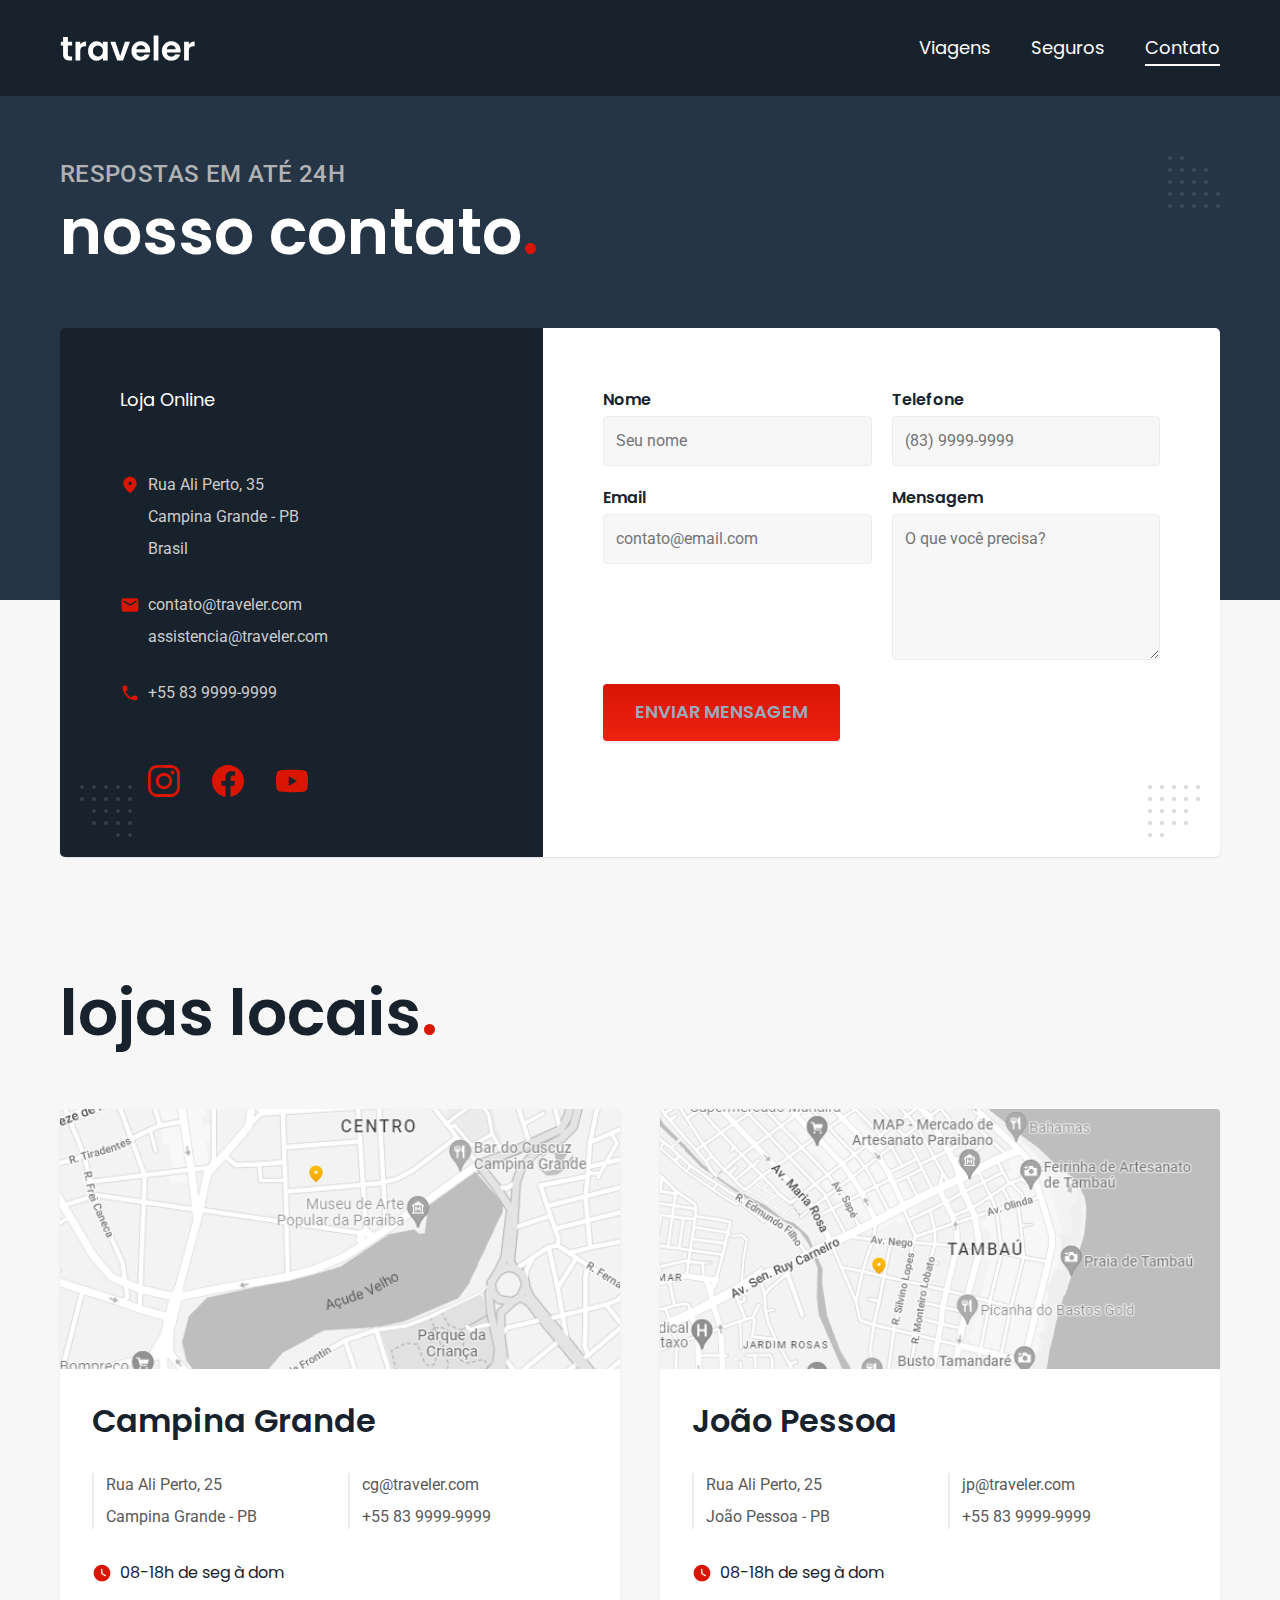
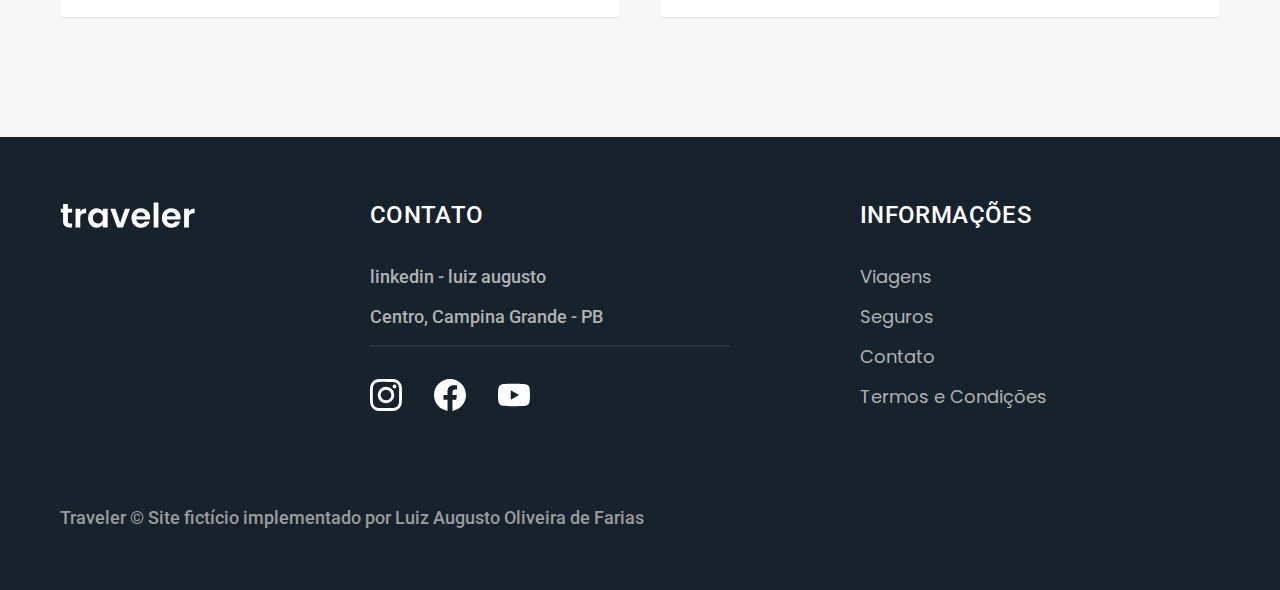
<file: contato.html>
<!DOCTYPE html>
<html lang="pt-br">

<head>
  <meta charset="UTF-8">
  <meta name="viewport" content="width=device-width, initial-scale=1.0">

  <title>Contato | Traveler</title>
  <meta name="description" content="Contato.">
  <link rel="icon" href="./favicon.svg" type="image/svg+xml">

  <link rel="preload" href="./css/style.css" as="style">
  <link rel="stylesheet" href="./css/style.css">
  <script>document.documentElement.classList.add('js');</script>

  <link rel="preconnect" href="https://fonts.googleapis.com">
  <link rel="preconnect" href="https://fonts.gstatic.com" crossorigin>
  <link href="https://fonts.googleapis.com/css2?family=Merriweather:ital,wght@1,900&family=Poppins:wght@400;600&family=Roboto:wght@400;500&display=swap" rel="stylesheet">
</head>

<body id="contato">
  <header class="header-bg">
    <div class="header container">
      <a href="./">
        <img src="./img/traveler.svg" alt="Traveler" width="136" height="32">
      </a>

      <nav aria-label="primaria">
        <ul class="header-menu font-1-m cor-0">
          <li><a href="./viagens.html">Viagens</a></li>
          <li><a href="./seguros.html">Seguros</a></li>
          <li><a href="./contato.html">Contato</a></li>
        </ul>
      </nav>
    </div>
  </header>

  <main>
    <div class="titulo-bg">
      <div class="titulo container">
        <p class="font-2-l-b cor-5">Respostas em até 24h</p>
        <h1 class="font-1-xxl cor-0">nosso contato<span class="cor-p1">.</span></h1>
      </div>
    </div>

    <div class="contato container">
      <section class="contato-dados" aria-label="Endereço">
        <h2 class="font-1-m cor-0">Loja Online</h2>
        <div class="contato-endereco font-2-s cor-4">
          <p>Rua Ali Perto, 35</p>
          <p>Campina Grande - PB</p>
          <p>Brasil</p>
        </div>
        <address class="contato-meios font-2-s cor-4">
          <a href="mailto:contato@traveler.com">contato@traveler.com</a>
          <a href="mailto:assistencia@traveler.com">assistencia@traveler.com</a>
          <a href="tel:+558399999999">+55 83 9999-9999</a>
        </address>
        <div class="contato-redes">
          <a href="./">
            <img src="./img/redes/instagram-p.svg" alt="Instagram">
          </a>
          <a href="./">
            <img src="./img/redes/facebook-p.svg" alt="Facebook">
          </a>
          <a href="./">
            <img src="./img/redes/youtube-p.svg" alt="Youtube">
          </a>
        </div>
      </section>
      <section class="contato-formulario" aria-label="Formulário">
        <form class="form" action="./contato.html">
          <div>
            <label for="nome">Nome</label>
            <input type="text" id="nome" name="nome" placeholder="Seu nome">
          </div>
          <div>
            <label for="telefone">Telefone</label>
            <input type="text" id="telefone" name="telefone" placeholder="(83) 9999-9999">
          </div>
          <div>
            <label for="email">Email</label>
            <input type="email" id="email" name="email" placeholder="contato@email.com">
          </div>
          <div>
            <label for="mensagem">Mensagem</label>
            <textarea rows="5" id="mensagem" name="mensagem" placeholder="O que você precisa?"></textarea>
          </div>
          <button class="botao">Enviar Mensagem</button>
        </form>
      </section>
    </div>
  </main>

  <article class="lojas container">
    <h2 class="font-1-xxl">lojas locais<span class="cor-p1">.</span></h2>
    <div class="lojas-item">
      <img src="./img/lojas/cg.jpg" alt="mapa marcando o endereço em Rua Ali Perto, 25 - Campina Grande - PB">
      <div class="lojas-conteudo">
        <h3 class="font-1-xl">Campina Grande</h3>
        <div class="lojas-dados font-2-s cor-8">
          <p>Rua Ali Perto, 25</p>
          <p>Campina Grande - PB</p>
        </div>
        <div class="lojas-dados font-2-s cor-8">
          <a href="mailto:cg@traveler.com">cg@traveler.com</a>
          <a href="tel:+558399999999">+55 83 9999-9999</a>
        </div>
        <p class="lojas-tempo font-1-s"><img src="./img/icones/horario.svg" alt="">08-18h de seg à dom</p>
      </div>
    </div>

    <div class="lojas-item">
      <img src="./img/lojas/jp.jpg" alt="mapa marcando o endereço em Rua Ali Perto, 25 - João Pessoa - PB">
      <div class="lojas-conteudo">
        <h3 class="font-1-xl">João Pessoa</h3>
        <div class="lojas-dados font-2-s cor-8">
          <p>Rua Ali Perto, 25</p>
          <p>João Pessoa - PB</p>
        </div>
        <div class="lojas-dados font-2-s cor-8">
          <a href="mailto:jp@traveler.com">jp@traveler.com</a>
          <a href="tel:+551199999999">+55 83 9999-9999</a>
        </div>
        <p class="lojas-tempo font-1-s"><img src="./img/icones/horario.svg" alt="">08-18h de seg à dom</p>
      </div>
    </div>
  </article>

  <footer class="footer-bg">
    <div class="footer container">
      <img src="./img/traveler.svg" width="136" height="32" alt="Traveler">
      <div class="footer-contato">
        <h3 class="font-2-l-b cor-0">Contato</h3>
        <ul class="font-2-m cor-5">
          <li><a href="https://www.linkedin.com/in/luiz-augusto-oliveira/">linkedin - luiz augusto</a></li>
          <li>Centro, Campina Grande - PB</li>
        </ul>
        <div class="footer-redes">
          <a href="./">
            <img src="./img/redes/instagram.svg" width="32" height="32" alt="Instagram">
          </a>
          <a href="./">
            <img src="./img/redes/facebook.svg" width="32" height="32" alt="Facebook">
          </a>
          <a href="./">
            <img src="./img/redes/youtube.svg" width="32" height="32" alt="Youtube">
          </a>
        </div>
      </div>
      <div class="footer-informacoes">
        <h3 class="font-2-l-b cor-0">Informações</h3>
        <nav>
          <ul class="font-1-m cor-5">
            <li><a href="./viagens.html">Viagens</a></li>
            <li><a href="./seguros.html">Seguros</a></li>
            <li><a href="./contato.html">Contato</a></li>
            <li><a href="./termos.html">Termos e Condições</a></li>
          </ul>
        </nav>
      </div>
      <p class="footer-copy font-2-m cor-6">Traveler © Site fictício implementado por Luiz Augusto Oliveira de Farias</p>
    </div>
  </footer>
  <script src="./js/script.js"></script>
</body>

</html>
</file>
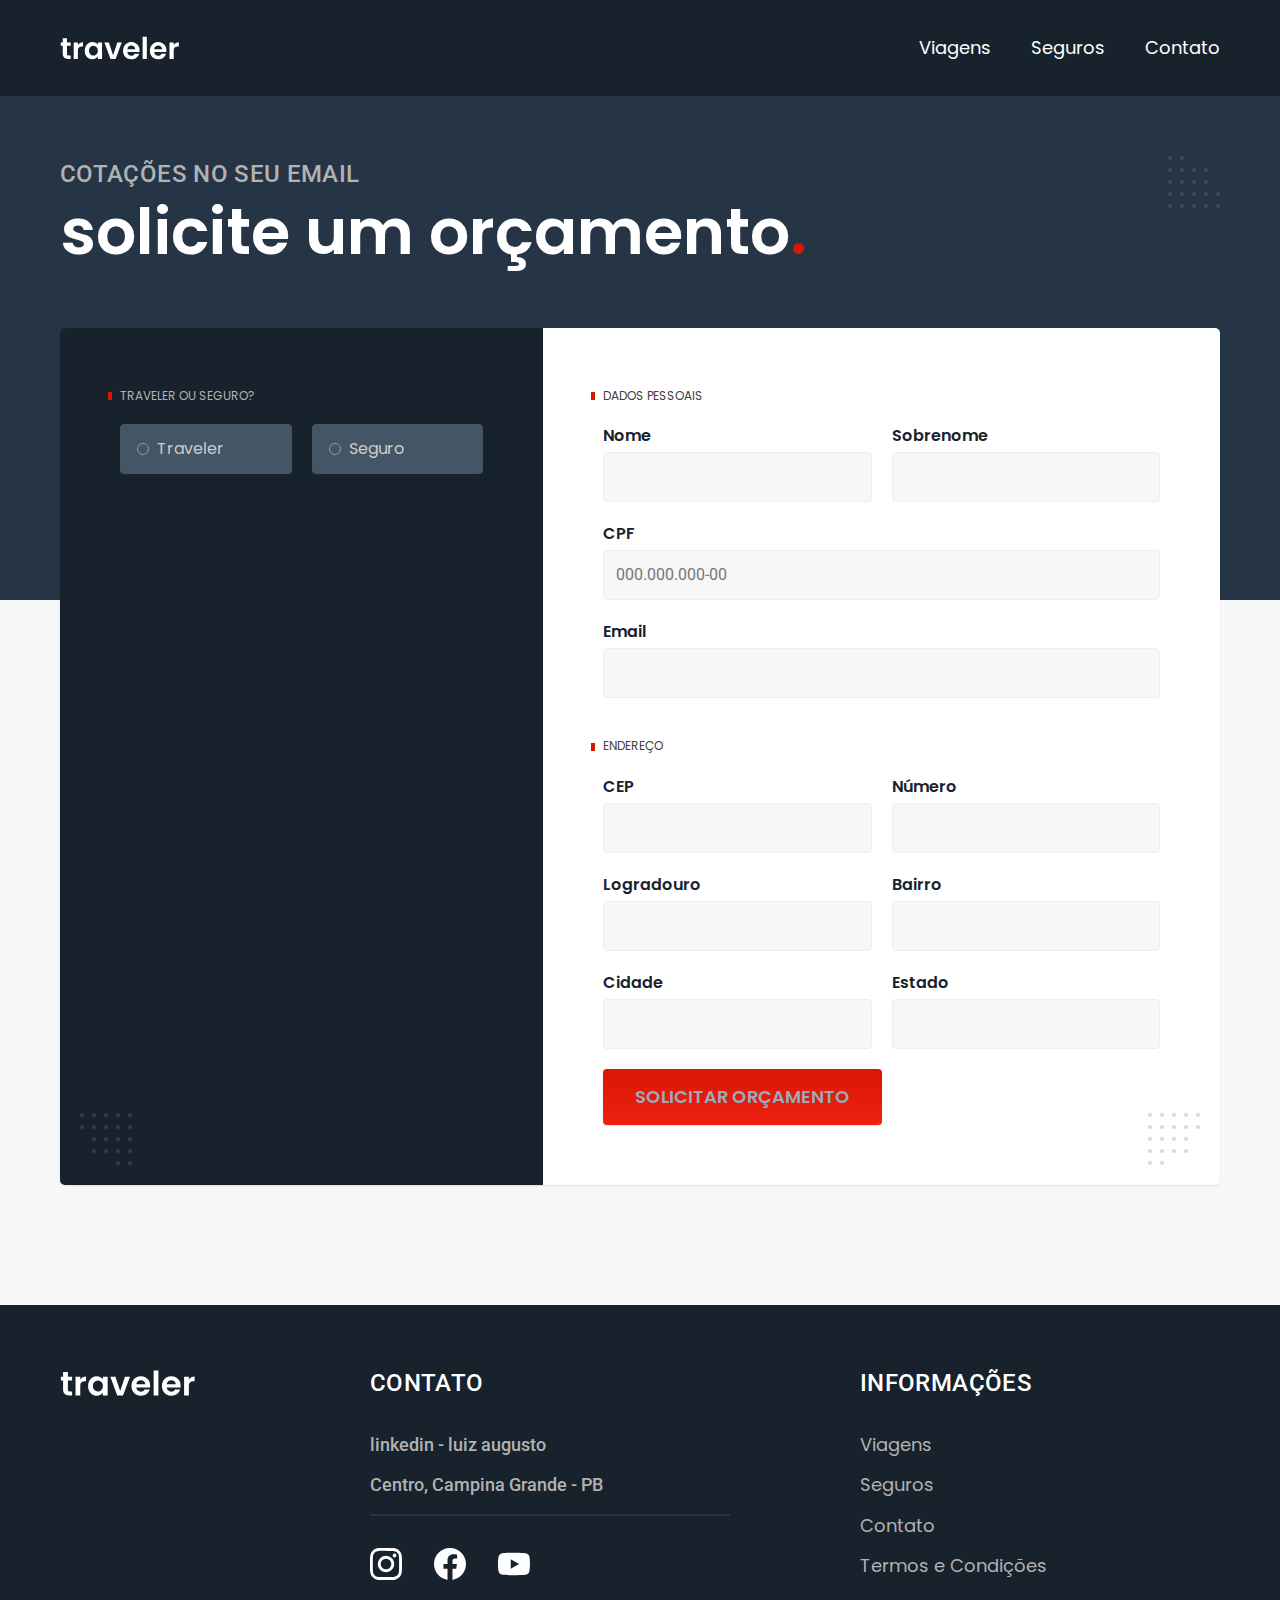
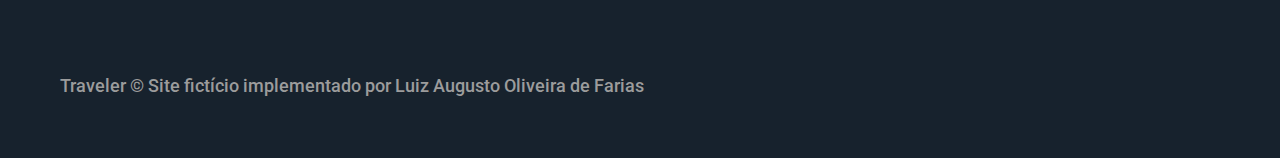
<file: orcamento.html>
<!DOCTYPE html>
<html lang="pt-br">

<head>
  <meta charset="UTF-8">
  <meta name="viewport" content="width=device-width, initial-scale=1.0">

  <title>Orçamento | Traveler</title>
  <meta name="description" content="Orçamento.">
  <link rel="icon" href="./favicon.svg" type="image/svg+xml">

  <link rel="preload" href="./css/style.css" as="style">
  <link rel="stylesheet" href="./css/style.css">
  <script>document.documentElement.classList.add('js');</script>

  <link rel="preconnect" href="https://fonts.googleapis.com">
  <link rel="preconnect" href="https://fonts.gstatic.com" crossorigin>
  <link href="https://fonts.googleapis.com/css2?family=Merriweather:ital,wght@1,900&family=Poppins:wght@400;600&family=Roboto:wght@400;500&display=swap" rel="stylesheet">
</head>

<body id="orcamento">
  <header class="header-bg">
    <div class="header container">
      <a href="./">
        <img src="./img/traveler.svg" alt="Traveler">
      </a>

      <nav aria-label="primaria">
        <ul class="header-menu font-1-m cor-0">
          <li><a href="./viagens.html">Viagens</a></li>
          <li><a href="./seguros.html">Seguros</a></li>
          <li><a href="./contato.html">Contato</a></li>
        </ul>
      </nav>
    </div>
  </header>

  <main>
    <div class="titulo-bg">
      <div class="titulo container">
        <p class="font-2-l-b cor-5">Cotações no seu email</p>
        <h1 class="font-1-xxl cor-0">solicite um orçamento<span class="cor-p1">.</span></h1>
      </div>
    </div>

    <form class="orcamento container" action="./orcamento.html">
      <div class="orcamento-produto">
        <h2 class="font-1-xs cor-5">Traveler ou Seguro?</h2>

        <input type="radio" name="tipo" value="traveler" id="traveler">
        <label for="traveler">Traveler</label>

        <input type="radio" name="tipo" value="seguro" id="seguro">
        <label for="seguro">Seguro</label>

        <div class="orcamento-conteudo" id="orcamento-traveler">
          <h2 class="font-1-xs cor-5">Escolha a sua</h2>

          <input type="radio" name="produto" value="madeiro" id="madeiro">
          <label for="madeiro">Praia do Madeiro <span>R$ 250</span></label>
          <div class="orcamento-detalhes">
            <ul class="font-1-xs cor-8">
              <li><img src="./img/icones/surfing.svg" alt=""> Surf e Bodyboard</li>
              <li><img src="./img/icones/barco.svg" alt=""> Passeios de Barco e Stand Up Paddle</li>
              <li><img src="./img/icones/observação.svg" alt=""> Observação de Golfinhos</li>
              <li><img src="./img/icones/caminhada.svg" alt=""> Trilhas e Caminhadas</li>
            </ul>
            <img src="./img/viagens/madeiro.jpg" alt="Praia do Madeiro (RN)">
          </div>

          <input type="radio" name="produto" value="antunes" id="antunes">
          <label for="antunes">Praia de Antunes <span>R$ 300</span></label>
          <div class="orcamento-detalhes">
            <ul class="font-1-xs cor-8">
              <li><img src="./img/icones/mergulho.svg" alt=""> Mergulho com Snorkel</li>
              <li><img src="./img/icones/lancha.svg" alt=""> Passeios de Lancha</li>
              <li><img src="./img/icones/caiaque.svg" alt=""> Passeios de Caiaque</li>
              <li><img src="./img/icones/buggy.svg" alt=""> Passeios de Buggy</li>
            </ul>
            <img src="./img/viagens/antunes.jpg" alt="Praia de Antunes (AL)">
          </div>

          <input type="radio" name="produto" value="porto" id="porto">
          <label for="porto">Porto de Galinhas <span>R$ 280</span></label>
          <div class="orcamento-detalhes">
            <ul class="font-1-xs cor-8">
              <li><img src="./img/icones/barco.svg" alt=""> Passeio de Jangada às Piscinas Naturais</li>
              <li><img src="./img/icones/mergulho.svg" alt=""> Mergulho com Cilindro (Scuba Diving)</li>
              <li><img src="./img/icones/buggy.svg" alt=""> Passeio de Buggy</li>
              <li><img src="./img/icones/caiaque.svg" alt=""> Prática de Stand Up Paddle</li>
            </ul>
            <img src="./img/viagens/porto.jpg" alt="Porto de Galinhas">
          </div>
        </div>

        <div class="orcamento-conteudo" id="orcamento-seguro">
          <h2 class="font-1-xs cor-5">Escolha o plano</h2>

          <input type="radio" name="produto" value="ouro" id="ouro">
          <label for="ouro">Ouro <span>R$ 50</span></label>
        </div>
      </div>
      <div class="orcamento-dados form">
        <h2 class="font-1-xs cor-9 col-2">dados pessoais</h2>
        <div>
          <label for="nome">Nome</label>
          <input type="text" id="nome" name="nome">
        </div>
        <div>
          <label for="sobrenome">Sobrenome</label>
          <input type="text" id="sobrenome" name="sobrenome">
        </div>
        <div class="col-2">
          <label for="cpf">CPF</label>
          <input type="text" id="cpf" name="cpf" placeholder="000.000.000-00">
        </div>
        <div class="col-2">
          <label for="email">Email</label>
          <input type="email" id="email" name="email">
        </div>
        <h2 class="font-1-xs cor-9 col-2">endereço</h2>
        <div>
          <label for="cep">CEP</label>
          <input type="text" id="cep" name="cep">
        </div>
        <div>
          <label for="numero">Número</label>
          <input type="text" id="numero" name="numero">
        </div>
        <div>
          <label for="logradouro">Logradouro</label>
          <input type="text" id="logradouro" name="logradouro">
        </div>
        <div>
          <label for="bairro">Bairro</label>
          <input type="text" id="bairro" name="bairro">
        </div>
        <div>
          <label for="cidade">Cidade</label>
          <input type="text" id="cidade" name="cidade">
        </div>
        <div>
          <label for="estado">Estado</label>
          <input type="text" id="estado" name="estado">
        </div>
        <button class="botao col-2">Solicitar Orçamento</button>
      </div>
    </form>
  </main>

  <footer class="footer-bg">
    <div class="footer container">
      <img src="./img/traveler.svg" width="136" height="32" alt="Traveler">
      <div class="footer-contato">
        <h3 class="font-2-l-b cor-0">Contato</h3>
        <ul class="font-2-m cor-5">
          <li><a href="https://www.linkedin.com/in/luiz-augusto-oliveira/">linkedin - luiz augusto</a></li>
          <li>Centro, Campina Grande - PB</li>
        </ul>
        <div class="footer-redes">
          <a href="./">
            <img src="./img/redes/instagram.svg" width="32" height="32" alt="Instagram">
          </a>
          <a href="./">
            <img src="./img/redes/facebook.svg" width="32" height="32" alt="Facebook">
          </a>
          <a href="./">
            <img src="./img/redes/youtube.svg" width="32" height="32" alt="Youtube">
          </a>
        </div>
      </div>
      <div class="footer-informacoes">
        <h3 class="font-2-l-b cor-0">Informações</h3>
        <nav>
          <ul class="font-1-m cor-5">
            <li><a href="./viagens.html">Viagens</a></li>
            <li><a href="./seguros.html">Seguros</a></li>
            <li><a href="./contato.html">Contato</a></li>
            <li><a href="./termos.html">Termos e Condições</a></li>
          </ul>
        </nav>
      </div>
      <p class="footer-copy font-2-m cor-6">Traveler © Site fictício implementado por Luiz Augusto Oliveira de Farias</p>
    </div>
  </footer>
  <script src="./js/script.js"></script>
</body>

</html>
</file>
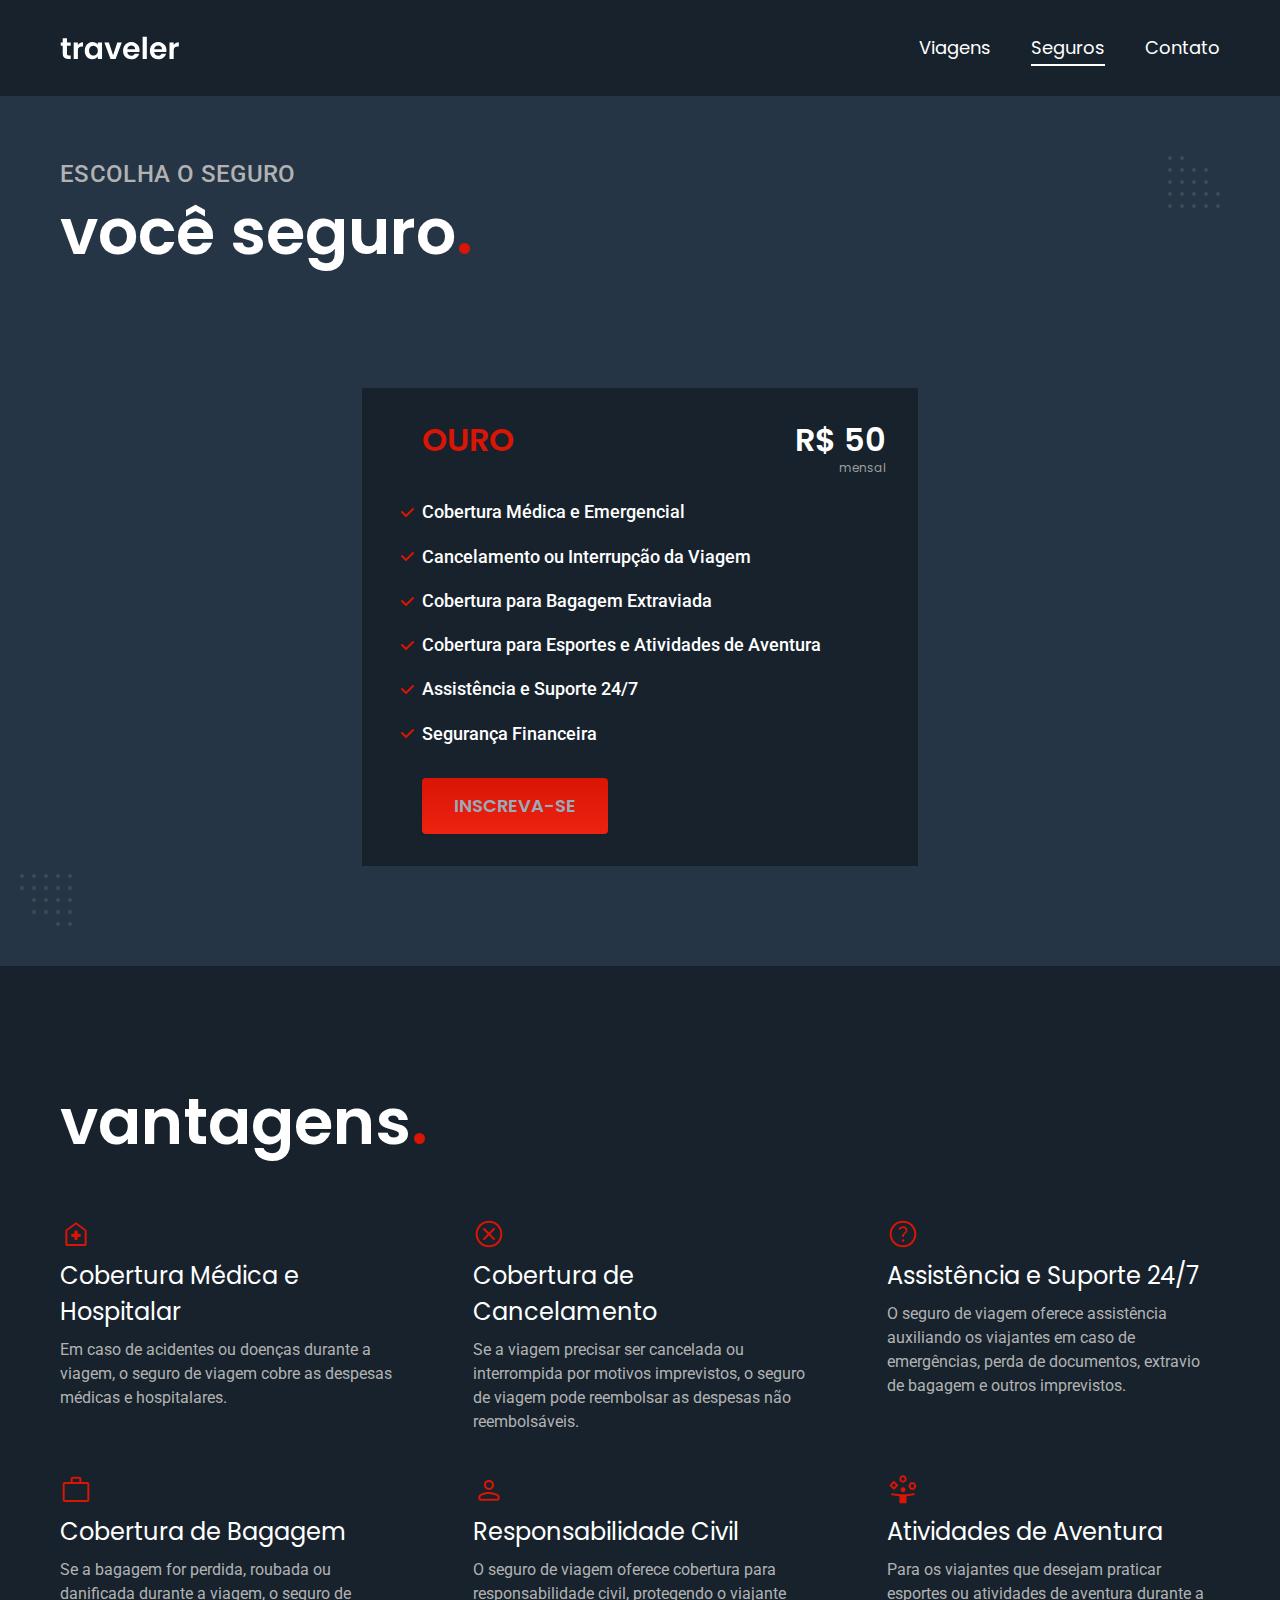
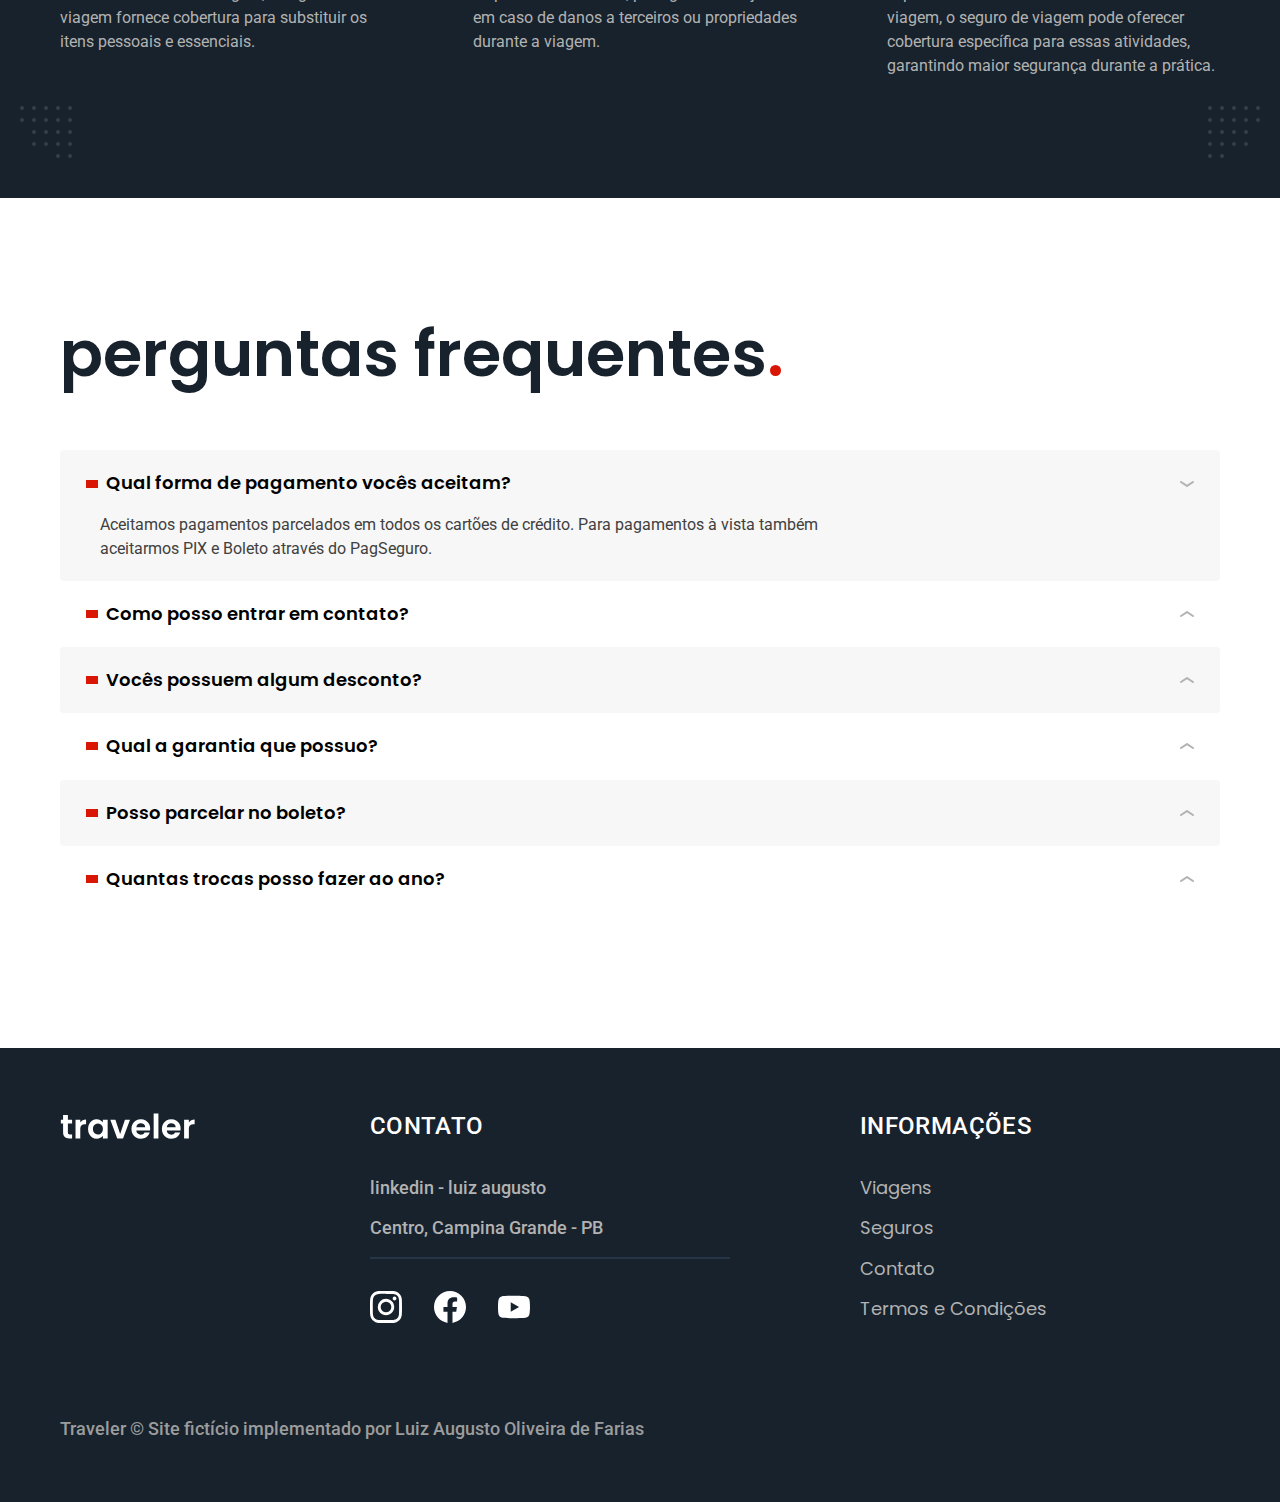
<file: seguros.html>
<!DOCTYPE html>
<html lang="pt-br">

<head>
  <meta charset="UTF-8">
  <meta name="viewport" content="width=device-width, initial-scale=1.0">

  <title>Seguros | Traveler</title>
  <meta name="description" content="Seguros.">

  <link rel="icon" href="./favicon.svg" type="image/svg+xml">
  <link rel="preload" href="./css/style.css" as="style">
  <link rel="stylesheet" href="./css/style.css">
  <script>document.documentElement.classList.add('js');</script>

  <link rel="preconnect" href="https://fonts.googleapis.com">
  <link rel="preconnect" href="https://fonts.gstatic.com" crossorigin>
  <link href="https://fonts.googleapis.com/css2?family=Merriweather:ital,wght@1,900&family=Poppins:wght@400;600&family=Roboto:wght@400;500&display=swap" rel="stylesheet">
</head>

<body id="seguros">
  <header class="header-bg">
    <div class="header container">
      <a href="./">
        <img src="./img/traveler.svg" alt="Traveler">
      </a>

      <nav aria-label="primaria">
        <ul class="header-menu font-1-m cor-0">
          <li><a href="./viagens.html">Viagens</a></li>
          <li><a href="./seguros.html">Seguros</a></li>
          <li><a href="./contato.html">Contato</a></li>
        </ul>
      </nav>
    </div>
  </header>

  <main class="seguros-bg">
    <div class="titulo-bg">
      <div class="titulo container">
        <p class="font-2-l-b cor-5">Escolha o seguro</p>
        <h1 class="font-1-xxl cor-0">você seguro<span class="cor-p1">.</span></h1>
      </div>
    </div>

    <div class="seguros container">
      <div class="seguros-item fadeInRight" data-anime="400">
        <h3 class="font-1-xl cor-p1">OURO</h3>
        <span class="font-1-xl cor-0">R$ 50 <span class="font-1-xs cor-6">mensal</span></span>
        <ul class="font-2-m cor-0">
          <li>Cobertura Médica e Emergencial</li>
          <li>Cancelamento ou Interrupção da Viagem</li>
          <li>Cobertura para Bagagem Extraviada</li>
          <li>Cobertura para Esportes e Atividades de Aventura</li>
          <li>Assistência e Suporte 24/7</li>
          <li>Segurança Financeira</li>
        </ul>
        <a class="botao" href="./orcamento.html?tipo=seguro&produto=ouro">Inscreva-se</a>
      </div>
    </div>
  </main>

  <article class="vantagens-bg">
    <div class="vantagens container">
      <h2 class="font-1-xxl cor-0">vantagens<span class="cor-p1">.</span></h2>
      <ul>
        <li>
          <img src="./img/icones/hospital.svg" alt="">
          <h3 class="font-1-l cor-0">Cobertura Médica e Hospitalar</h3>
          <p class="font-2-s cor-5">Em caso de acidentes ou doenças durante a viagem, o seguro de viagem cobre as despesas médicas e hospitalares.</p>
        </li>
        <li>
          <img src="./img/icones/cancelamento.svg" alt="">
          <h3 class="font-1-l cor-0">Cobertura de Cancelamento </h3>
          <p class="font-2-s cor-5">Se a viagem precisar ser cancelada ou interrompida por motivos imprevistos, o seguro de viagem pode reembolsar as despesas não reembolsáveis.</p>
        </li>
        <li>
          <img src="./img/icones/assistência.svg" alt="">
          <h3 class="font-1-l cor-0">Assistência e Suporte 24/7</h3>
          <p class="font-2-s cor-5">O seguro de viagem oferece assistência auxiliando os viajantes em caso de emergências, perda de documentos, extravio de bagagem e outros imprevistos.</p>
        </li>
        <li>
          <img src="./img/icones/bagagem.svg" alt="">
          <h3 class="font-1-l cor-0">Cobertura de Bagagem</h3>
          <p class="font-2-s cor-5">Se a bagagem for perdida, roubada ou danificada durante a viagem, o seguro de viagem fornece cobertura para substituir os itens pessoais e essenciais.</p>
        </li>
        <li>
          <img src="./img/icones/pessoa.svg" alt="">
          <h3 class="font-1-l cor-0">Responsabilidade Civil</h3>
          <p class="font-2-s cor-5">O seguro de viagem oferece cobertura para responsabilidade civil, protegendo o viajante em caso de danos a terceiros ou propriedades durante a viagem.</p>
        </li>
        <li>
          <img src="./img/icones/aventura.svg" alt="">
          <h3 class="font-1-l cor-0">Atividades de Aventura </h3>
          <p class="font-2-s cor-5"> Para os viajantes que desejam praticar esportes ou atividades de aventura durante a viagem, o seguro de viagem pode oferecer cobertura específica para essas atividades, garantindo maior segurança durante a prática.</p>
        </li>
      </ul>
    </div>
  </article>

  <article class="perguntas container">
    <h2 class="font-1-xxl">perguntas frequentes<span class="cor-p1">.</span></h2>

    <dl>
      <div>
        <dt><button class="font-1-m-b" aria-controls="pergunta1" aria-expanded="true">Qual forma de pagamento vocês aceitam?</button></dt>
        <dd id="pergunta1" class="font-2-s cor-9 ativa">Aceitamos pagamentos parcelados em todos os cartões de crédito. Para pagamentos à vista também aceitarmos PIX e Boleto através do PagSeguro.</dd>
      </div>
      <div>
        <dt><button class="font-1-m-b" aria-controls="pergunta2" aria-expanded="false">Como posso entrar em contato?</button></dt>
        <dd id="pergunta2" class="font-2-s cor-9">Aceitamos pagamentos parcelados em todos os cartões de crédito. Para pagamentos à vista também aceitarmos PIX e Boleto através do PagSeguro.</dd>
      </div>
      <div>
        <dt><button class="font-1-m-b" aria-controls="pergunta3" aria-expanded="false">Vocês possuem algum desconto?</button></dt>
        <dd id="pergunta3" class="font-2-s cor-9">Aceitamos pagamentos parcelados em todos os cartões de crédito. Para pagamentos à vista também aceitarmos PIX e Boleto através do PagSeguro.</dd>
      </div>
      <div>
        <dt><button class="font-1-m-b" aria-controls="pergunta4" aria-expanded="false">Qual a garantia que possuo?</button></dt>
        <dd id="pergunta4" class="font-2-s cor-9">Aceitamos pagamentos parcelados em todos os cartões de crédito. Para pagamentos à vista também aceitarmos PIX e Boleto através do PagSeguro.</dd>
      </div>
      <div>
        <dt><button class="font-1-m-b" aria-controls="pergunta5" aria-expanded="false">Posso parcelar no boleto?</button></dt>
        <dd id="pergunta5" class="font-2-s cor-9">Aceitamos pagamentos parcelados em todos os cartões de crédito. Para pagamentos à vista também aceitarmos PIX e Boleto através do PagSeguro.</dd>
      </div>
      <div>
        <dt><button class="font-1-m-b" aria-controls="pergunta6" aria-expanded="false">Quantas trocas posso fazer ao ano?</button></dt>
        <dd id="pergunta6" class="font-2-s cor-9">Aceitamos pagamentos parcelados em todos os cartões de crédito. Para pagamentos à vista também aceitarmos PIX e Boleto através do PagSeguro.</dd>
      </div>
    </dl>
  </article>

  <footer class="footer-bg">
    <div class="footer container">
      <img src="./img/traveler.svg" width="136" height="32" alt="Traveler">
      <div class="footer-contato">
        <h3 class="font-2-l-b cor-0">Contato</h3>
        <ul class="font-2-m cor-5">
          <li><a href="https://www.linkedin.com/in/luiz-augusto-oliveira/">linkedin - luiz augusto</a></li>
          <li>Centro, Campina Grande - PB</li>
        </ul>
        <div class="footer-redes">
          <a href="./">
            <img src="./img/redes/instagram.svg" width="32" height="32" alt="Instagram">
          </a>
          <a href="./">
            <img src="./img/redes/facebook.svg" width="32" height="32" alt="Facebook">
          </a>
          <a href="./">
            <img src="./img/redes/youtube.svg" width="32" height="32" alt="Youtube">
          </a>
        </div>
      </div>
      <div class="footer-informacoes">
        <h3 class="font-2-l-b cor-0">Informações</h3>
        <nav>
          <ul class="font-1-m cor-5">
            <li><a href="./viagens.html">Viagens</a></li>
            <li><a href="./seguros.html">Seguros</a></li>
            <li><a href="./contato.html">Contato</a></li>
            <li><a href="./termos.html">Termos e Condições</a></li>
          </ul>
        </nav>
      </div>
      <p class="footer-copy font-2-m cor-6">Traveler © Site fictício implementado por Luiz Augusto Oliveira de Farias</p>
    </div>
  </footer>
  <script src="./js/plugins/simple-anime.js"></script>
  <script src="./js/script.js"></script>
</body>

</html>
</file>
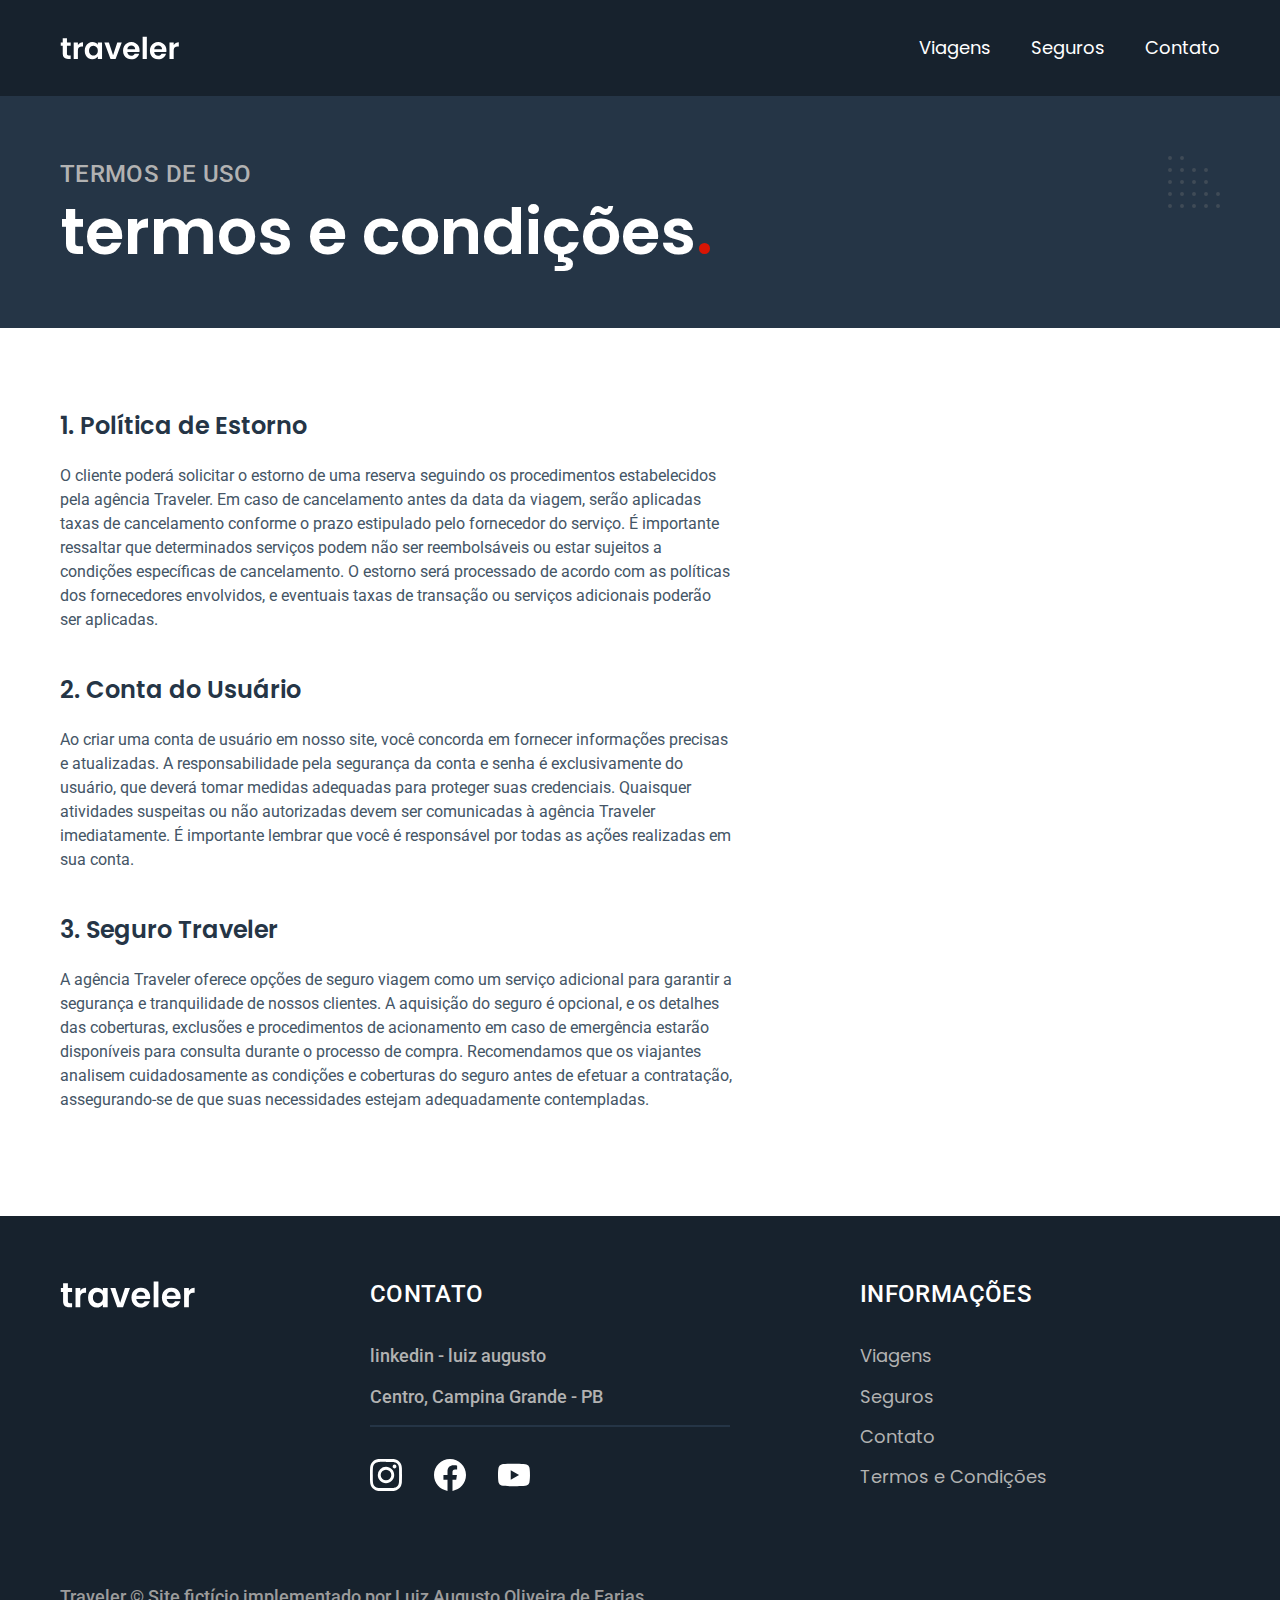
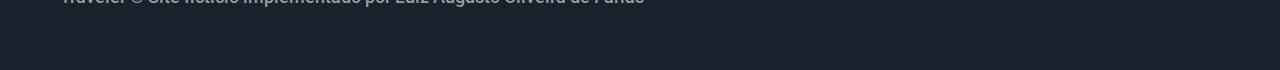
<file: termos.html>
<!DOCTYPE html>
<html lang="pt-br">

<head>
  <meta charset="UTF-8">
  <meta name="viewport" content="width=device-width, initial-scale=1.0">

  <title>Termos e Condições | Traveler</title>
  <meta name="description" content="Termos e condições.">
  <link rel="icon" href="./favicon.svg" type="image/svg+xml">

  <link rel="preload" href="./css/style.css" as="style">
  <link rel="stylesheet" href="./css/style.css">
  <script>document.documentElement.classList.add('js');</script>

  <link rel="preconnect" href="https://fonts.googleapis.com">
  <link rel="preconnect" href="https://fonts.gstatic.com" crossorigin>
  <link href="https://fonts.googleapis.com/css2?family=Merriweather:ital,wght@1,900&family=Poppins:wght@400;600&family=Roboto:wght@400;500&display=swap" rel="stylesheet">
</head>

<body>
  <header class="header-bg">
    <div class="header container">
      <a href="./">
        <img src="./img/traveler.svg" alt="Traveler">
      </a>

      <nav aria-label="primaria">
        <ul class="header-menu font-1-m cor-0">
          <li><a href="./viagens.html">Viagens</a></li>
          <li><a href="./seguros.html">Seguros</a></li>
          <li><a href="./contato.html">Contato</a></li>
        </ul>
      </nav>
    </div>
  </header>

  <main>
    <div class="titulo-bg">
      <div class="titulo container">
        <p class="font-2-l-b cor-5">Termos de uso</p>
        <h1 class="font-1-xxl cor-0">termos e condições<span class="cor-p1">.</span></h1>
      </div>
    </div>

    <div class="termos font-2-s cor-10 container">
      <h2 class="font-1-l cor-11">1. Política de Estorno</h2>
      <p>O cliente poderá solicitar o estorno de uma reserva seguindo os procedimentos estabelecidos pela agência Traveler. Em caso de cancelamento antes da data da viagem, serão aplicadas taxas de cancelamento conforme o prazo estipulado pelo fornecedor do serviço. É importante ressaltar que determinados serviços podem não ser reembolsáveis ou estar sujeitos a condições específicas de cancelamento. O estorno será processado de acordo com as políticas dos fornecedores envolvidos, e eventuais taxas de transação ou serviços adicionais poderão ser aplicadas.</p>
      <h2 class="font-1-l cor-11">2. Conta do Usuário</h2>
      <p>Ao criar uma conta de usuário em nosso site, você concorda em fornecer informações precisas e atualizadas. A responsabilidade pela segurança da conta e senha é exclusivamente do usuário, que deverá tomar medidas adequadas para proteger suas credenciais. Quaisquer atividades suspeitas ou não autorizadas devem ser comunicadas à agência Traveler imediatamente. É importante lembrar que você é responsável por todas as ações realizadas em sua conta.</p>
      <h2 class="font-1-l cor-11">3. Seguro Traveler</h2>
      <p>A agência Traveler oferece opções de seguro viagem como um serviço adicional para garantir a segurança e tranquilidade de nossos clientes. A aquisição do seguro é opcional, e os detalhes das coberturas, exclusões e procedimentos de acionamento em caso de emergência estarão disponíveis para consulta durante o processo de compra. Recomendamos que os viajantes analisem cuidadosamente as condições e coberturas do seguro antes de efetuar a contratação, assegurando-se de que suas necessidades estejam adequadamente contempladas.</p>
    </div>
  </main>

  <footer class="footer-bg">
    <div class="footer container">
      <img src="./img/traveler.svg" width="136" height="32" alt="Traveler">
      <div class="footer-contato">
        <h3 class="font-2-l-b cor-0">Contato</h3>
        <ul class="font-2-m cor-5">
          <li><a href="https://www.linkedin.com/in/luiz-augusto-oliveira/">linkedin - luiz augusto</a></li>
          <li>Centro, Campina Grande - PB</li>
        </ul>
        <div class="footer-redes">
          <a href="./">
            <img src="./img/redes/instagram.svg" width="32" height="32" alt="Instagram">
          </a>
          <a href="./">
            <img src="./img/redes/facebook.svg" width="32" height="32" alt="Facebook">
          </a>
          <a href="./">
            <img src="./img/redes/youtube.svg" width="32" height="32" alt="Youtube">
          </a>
        </div>
      </div>
      <div class="footer-informacoes">
        <h3 class="font-2-l-b cor-0">Informações</h3>
        <nav>
          <ul class="font-1-m cor-5">
            <li><a href="./viagens.html">Viagens</a></li>
            <li><a href="./seguros.html">Seguros</a></li>
            <li><a href="./contato.html">Contato</a></li>
            <li><a href="./termos.html">Termos e Condições</a></li>
          </ul>
        </nav>
      </div>
      <p class="footer-copy font-2-m cor-6">Traveler © Site fictício implementado por Luiz Augusto Oliveira de Farias</p>
    </div>
  </footer>
  <script src="./js/script.js"></script>
</body>

</html>
</file>
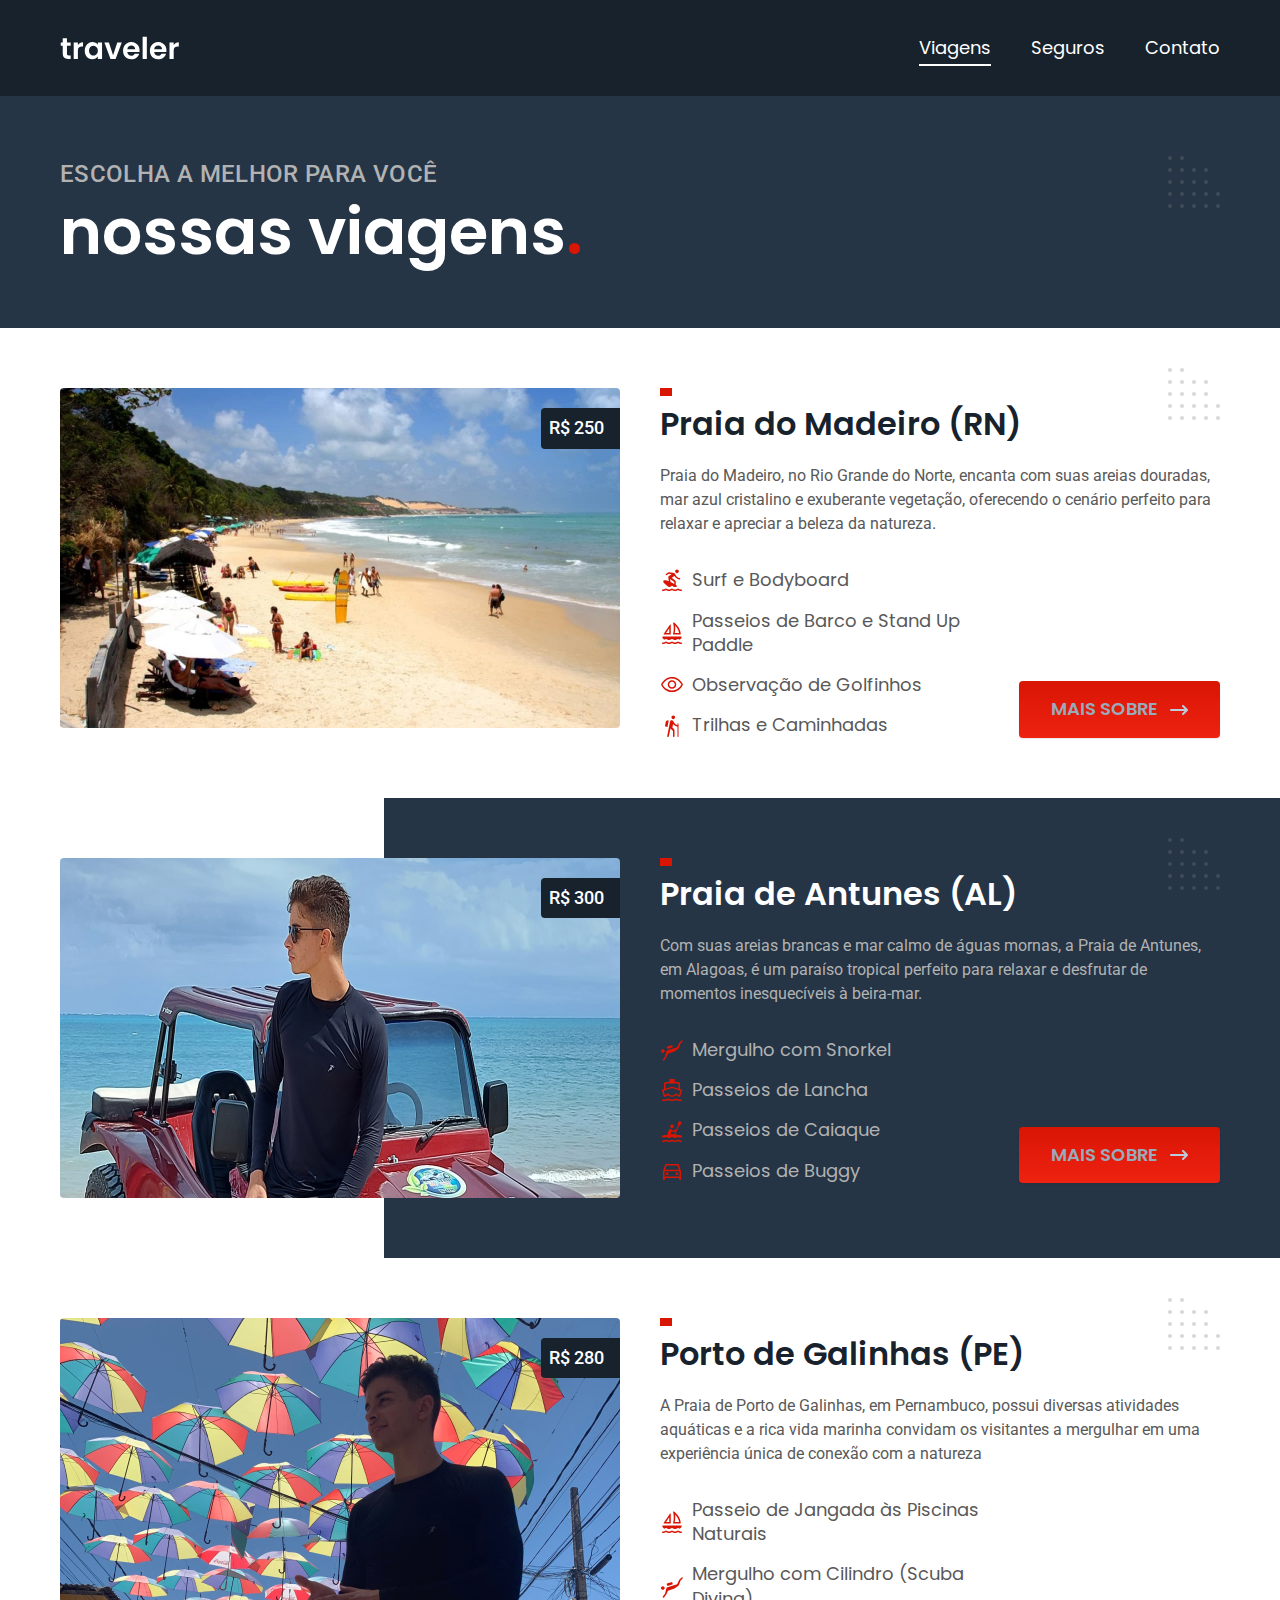
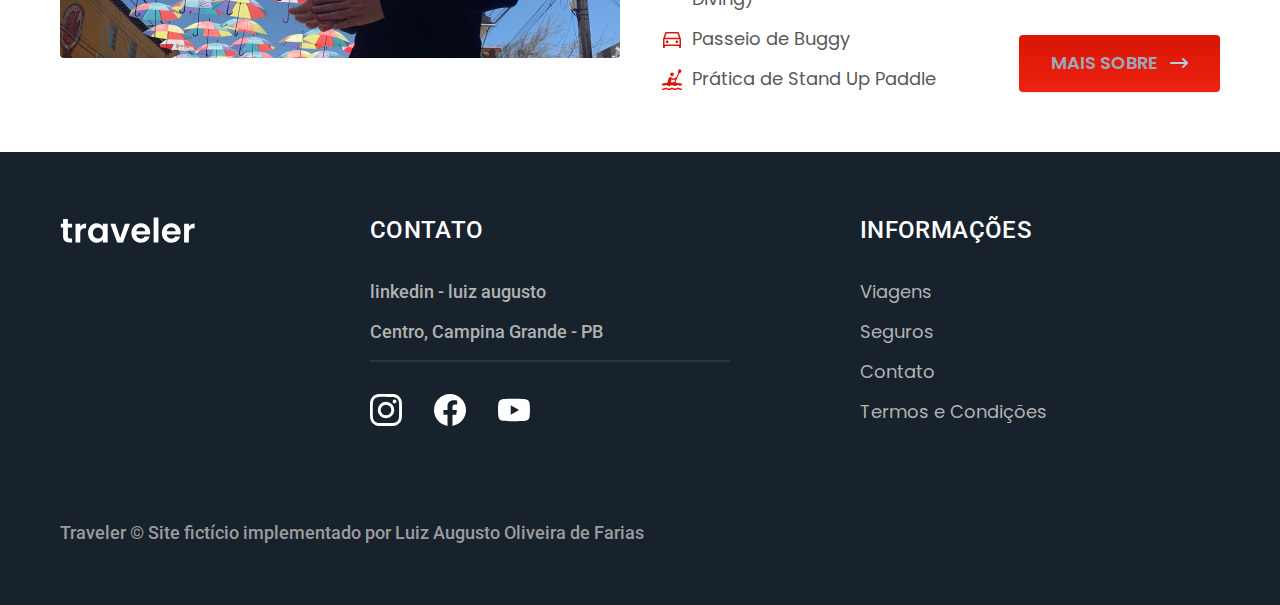
<file: viagens.html>
<!DOCTYPE html>
<html lang="pt-br">

<head>
  <meta charset="UTF-8">
  <meta name="viewport" content="width=device-width, initial-scale=1.0">

  <title>Viagens | Traveler</title>
  <meta name="description" content="Viagens.">
  <link rel="icon" href="./favicon.svg" type="image/svg+xml">

  <link rel="preload" href="./css/style.css" as="style">
  <link rel="stylesheet" href="./css/style.css">
  <script>document.documentElement.classList.add('js');</script>

  <link rel="preconnect" href="https://fonts.googleapis.com">
  <link rel="preconnect" href="https://fonts.gstatic.com" crossorigin>
  <link href="https://fonts.googleapis.com/css2?family=Merriweather:ital,wght@1,900&family=Poppins:wght@400;600&family=Roboto:wght@400;500&display=swap" rel="stylesheet">
</head>

<body id="viagens">
  <header class="header-bg">
    <div class="header container">
      <a href="./">
        <img src="./img/traveler.svg" alt="Traveler">
      </a>

      <nav aria-label="primaria">
        <ul class="header-menu font-1-m cor-0">
          <li><a href="./viagens.html">Viagens</a></li>
          <li><a href="./seguros.html">Seguros</a></li>
          <li><a href="./contato.html">Contato</a></li>
        </ul>
      </nav>
    </div>
  </header>

  <main>
    <div class="titulo-bg">
      <div class="titulo container">
        <p class="font-2-l-b cor-5">Escolha a melhor para você</p>
        <h1 class="font-1-xxl cor-0">nossas viagens<span class="cor-p1">.</span></h1>
      </div>
    </div>

    <div class="viagens container">
      <div class="viagens-imagem">
        <img src="./img/viagens/madeiro.jpg" alt="Praia do Madeiro">
        <span class="font-2-m cor-0">R$ 250</span>
      </div>
      <div class="viagens-conteudo">
        <h2 class="font-1-xl">Praia do Madeiro (RN)</h2>
        <p class="font-2-s cor-8">Praia do Madeiro, no Rio Grande do Norte, encanta com suas areias douradas, mar azul cristalino e exuberante vegetação, oferecendo o cenário perfeito para relaxar e apreciar a beleza da natureza.</p>
        <ul class="font-1-m cor-8">
          <li>
            <img src="./img/icones/surfing.svg" alt="">
            Surf e Bodyboard
          </li>
          <li>
            <img src="./img/icones/barco.svg" alt="">
            Passeios de Barco e Stand Up Paddle
          </li>
          <li>
            <img src="./img/icones/observação.svg" alt="">
            Observação de Golfinhos
          </li>
          <li>
            <img src="./img/icones/caminhada.svg" alt="">
            Trilhas e Caminhadas
          </li>
        </ul>
        <a class="botao seta" href="./viagens/madeiro.html">Mais Sobre</a>
      </div>
    </div>

    <div class="viagens-bg">
      <div class="viagens container">
        <div class="viagens-imagem">
          <img src="./img/viagens/antunes.jpg" alt="Praia de Antunes">
          <span class="font-2-m cor-0">R$ 300</span>
        </div>
        <div class="viagens-conteudo">
          <h2 class="font-1-xl cor-0">Praia de Antunes (AL)</h2>
          <p class="font-2-s cor-5">Com suas areias brancas e mar calmo de águas mornas, a Praia de Antunes, em Alagoas, é um paraíso tropical perfeito para relaxar e desfrutar de momentos inesquecíveis à beira-mar.</p>
          <ul class="font-1-m cor-5">
            <li>
              <img src="./img/icones/mergulho.svg" alt="">
              Mergulho com Snorkel
            </li>
            <li>
              <img src="./img/icones/lancha.svg" alt="">
              Passeios de Lancha
            </li>
            <li>
              <img src="./img/icones/caiaque.svg" alt="">
              Passeios de Caiaque
            </li>
            <li>
              <img src="./img/icones/buggy.svg" alt="">
              Passeios de Buggy
            </li>
          </ul>
          <a class="botao seta" href="./viagens/antunes.html">Mais Sobre</a>
        </div>
      </div>
    </div>

    <div class="viagens container">
      <div class="viagens-imagem">
        <img src="./img/viagens/porto.jpg" alt="Porto de Galinhas">
        <span class="font-2-m cor-0">R$ 280</span>
      </div>
      <div class="viagens-conteudo">
        <h2 class="font-1-xl">Porto de Galinhas (PE)</h2>
        <p class="font-2-s cor-8">A Praia de Porto de Galinhas, em Pernambuco,  possui diversas atividades aquáticas e a rica vida marinha convidam os visitantes a mergulhar em uma experiência única de conexão com a natureza</p>
        <ul class="font-1-m cor-8">
          <li>
            <img src="./img/icones/barco.svg" alt="">
            Passeio de Jangada às Piscinas Naturais
          </li>
          <li>
            <img src="./img/icones/mergulho.svg" alt="">
            Mergulho com Cilindro (Scuba Diving)
          </li>
          <li>
            <img src="./img/icones/buggy.svg" alt="">
            Passeio de Buggy
          </li>
          <li>
            <img src="./img/icones/caiaque.svg" alt="">
            Prática de Stand Up Paddle 
          </li>
        </ul>
        <a class="botao seta" href="./viagens/porto.html">Mais Sobre</a>
      </div>
    </div>

  </main>

  <footer class="footer-bg">
    <div class="footer container">
      <img src="./img/traveler.svg" width="136" height="32" alt="Traveler">
      <div class="footer-contato">
        <h3 class="font-2-l-b cor-0">Contato</h3>
        <ul class="font-2-m cor-5">
          <li><a href="https://www.linkedin.com/in/luiz-augusto-oliveira/">linkedin - luiz augusto</a></li>
          <li>Centro, Campina Grande - PB</li>
        </ul>
        <div class="footer-redes">
          <a href="./">
            <img src="./img/redes/instagram.svg" width="32" height="32" alt="Instagram">
          </a>
          <a href="./">
            <img src="./img/redes/facebook.svg" width="32" height="32" alt="Facebook">
          </a>
          <a href="./">
            <img src="./img/redes/youtube.svg" width="32" height="32" alt="Youtube">
          </a>
        </div>
      </div>
      <div class="footer-informacoes">
        <h3 class="font-2-l-b cor-0">Informações</h3>
        <nav>
          <ul class="font-1-m cor-5">
            <li><a href="./viagens.html">Viagens</a></li>
            <li><a href="./seguros.html">Seguros</a></li>
            <li><a href="./contato.html">Contato</a></li>
            <li><a href="./termos.html">Termos e Condições</a></li>
          </ul>
        </nav>
      </div>
      <p class="footer-copy font-2-m cor-6">Traveler © Site fictício implementado por Luiz Augusto Oliveira de Farias</p>
    </div>
  </footer>
  <script src="./js/script.js"></script>
</body>

</html>
</file>
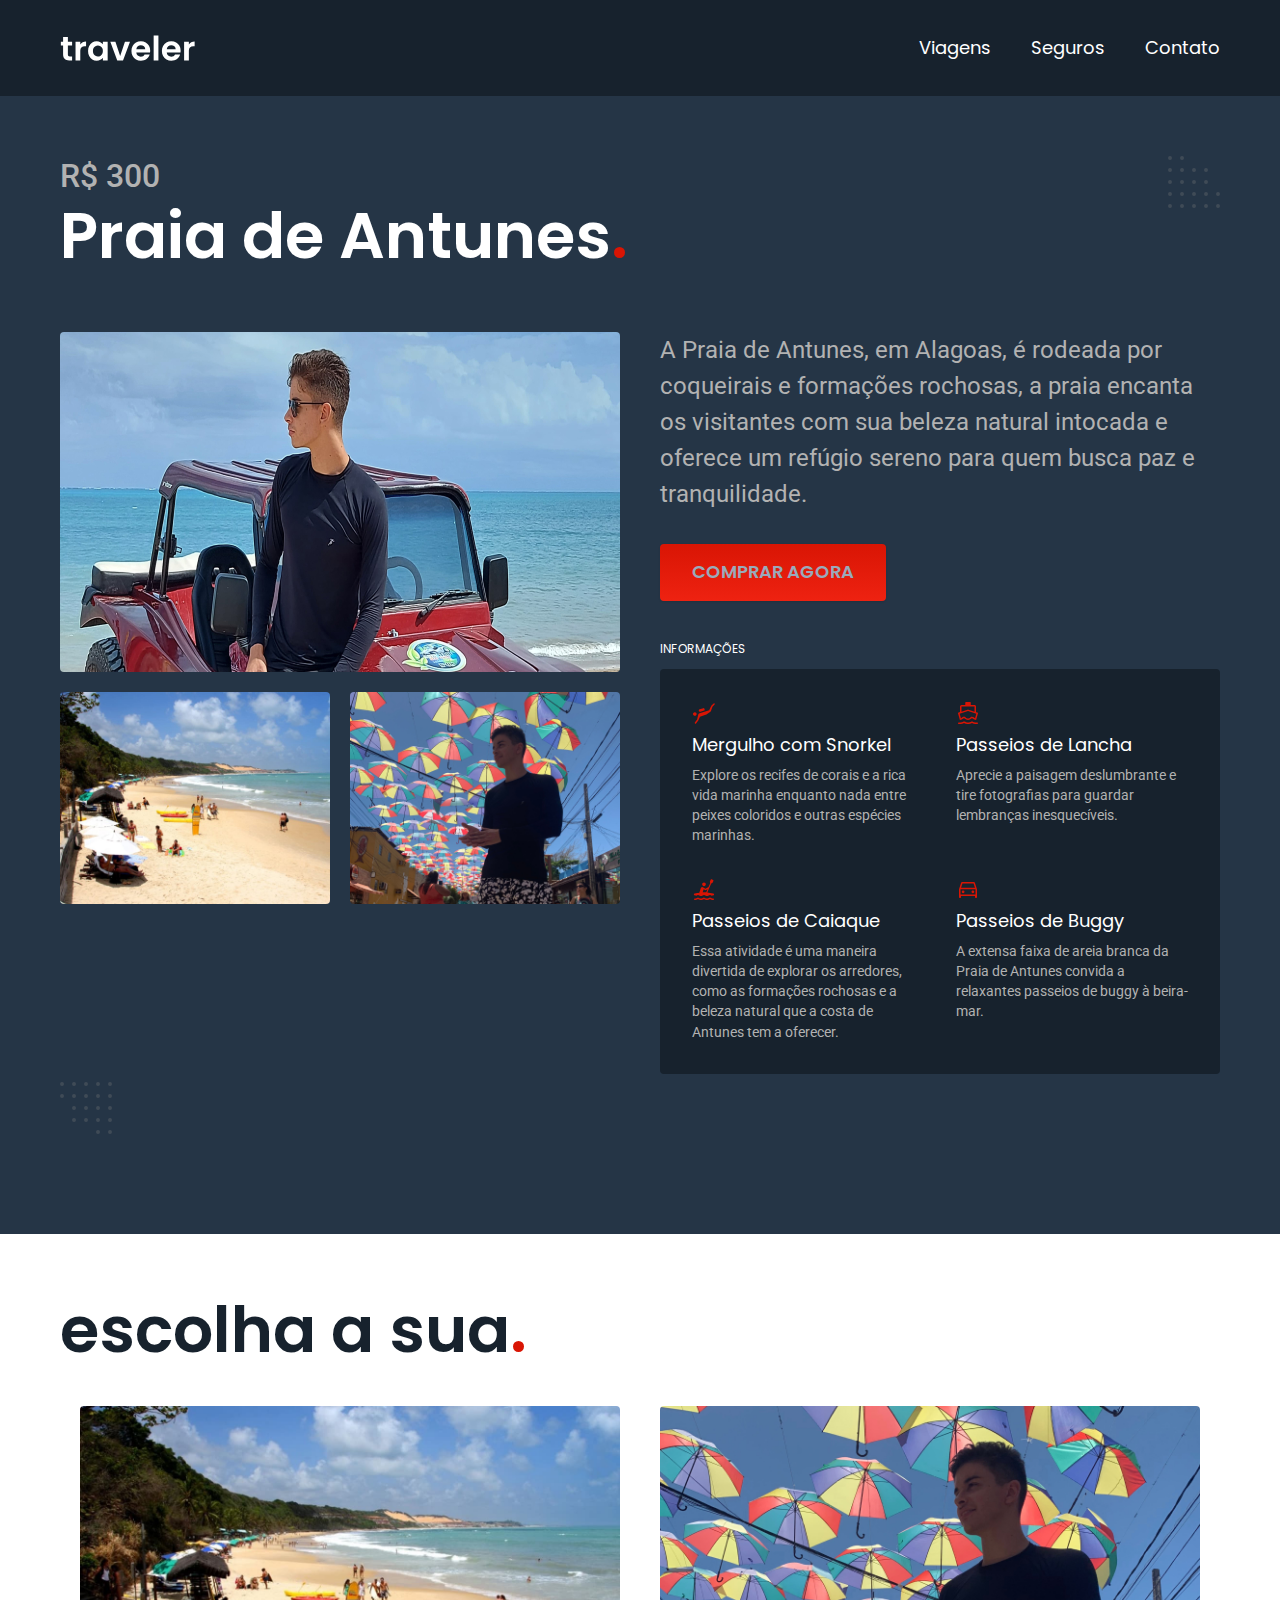
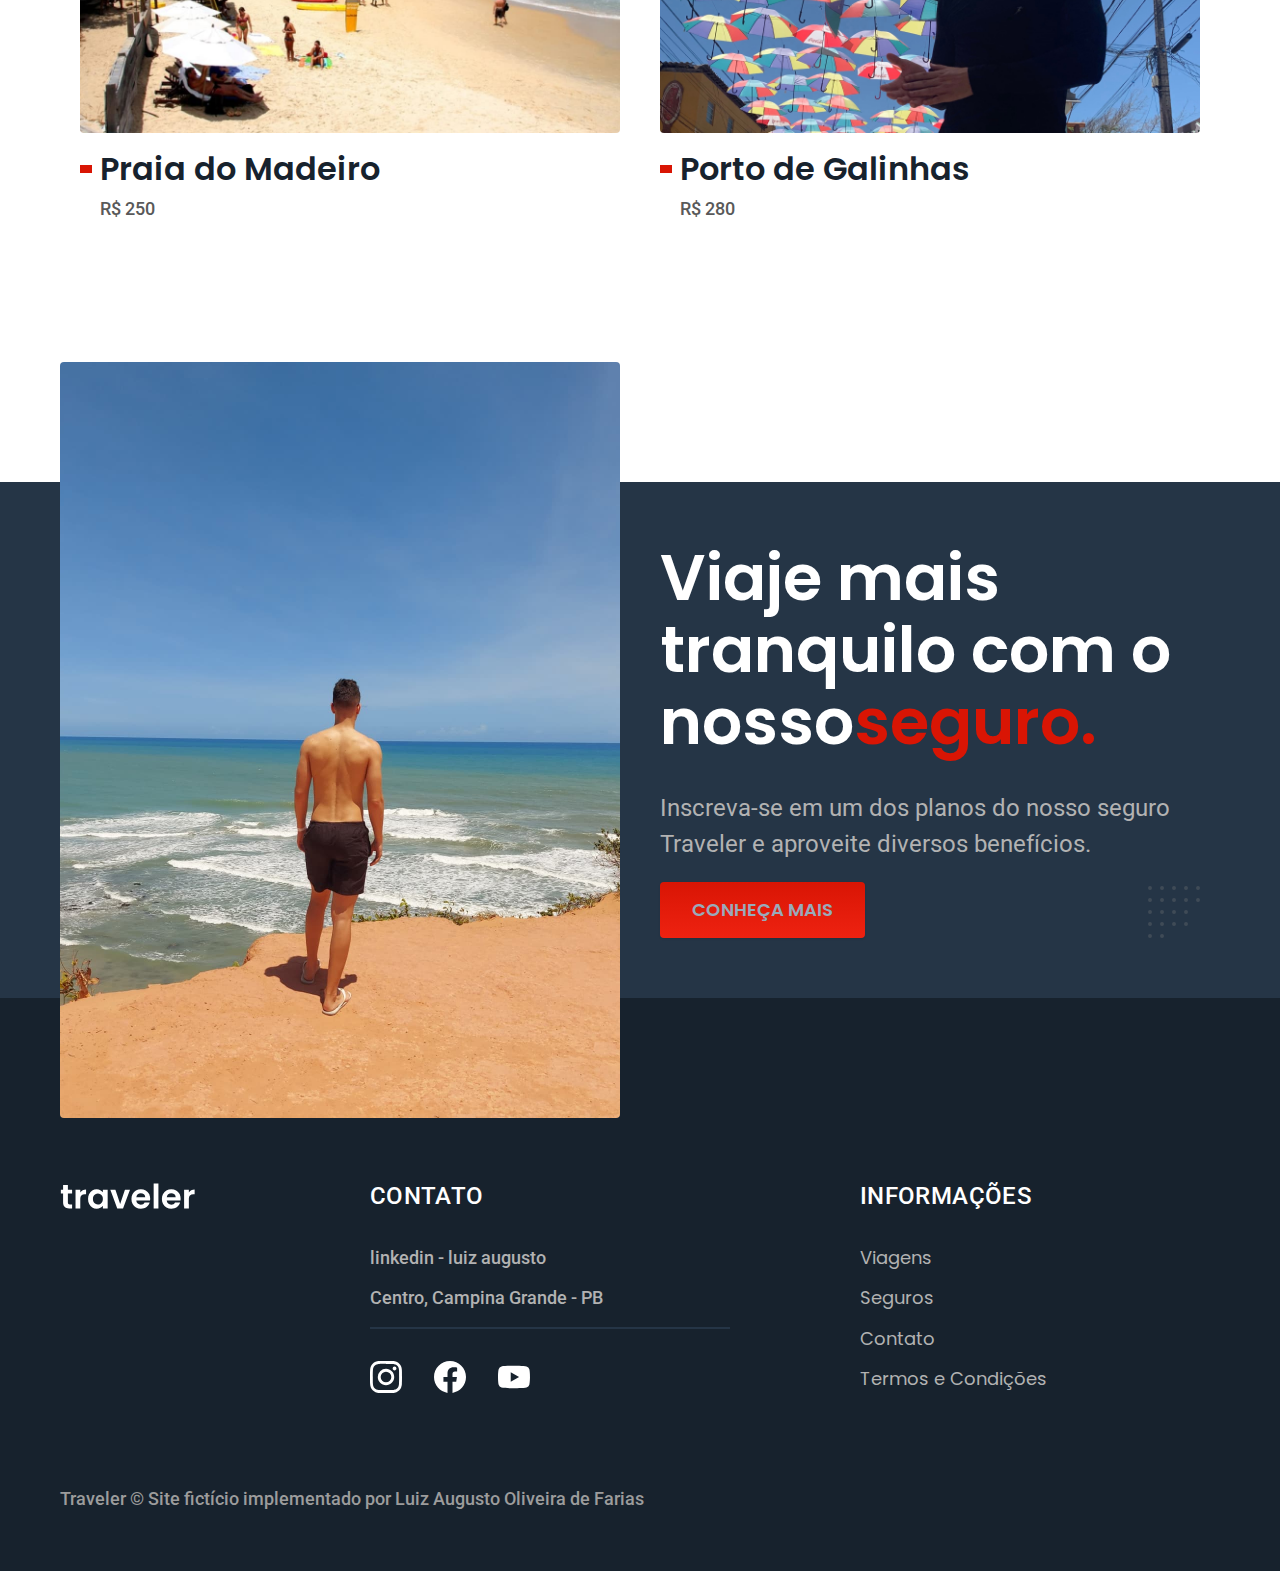
<file: viagens/antunes.html>
<!DOCTYPE html>
<html lang="pt-br">

<head>
  <meta charset="UTF-8">
  <meta name="viewport" content="width=device-width, initial-scale=1.0">

  <title>Praia de Antunes | Traveler</title>
  <meta name="description" content="Praia de Antunes.">
  <link rel="icon" href="../favicon.svg" type="image/svg+xml">

  <link rel="stylesheet" href="../css/style.css">
  <script>document.documentElement.classList.add('js');</script>

  <link rel="preconnect" href="https://fonts.googleapis.com">
  <link rel="preconnect" href="https://fonts.gstatic.com" crossorigin>
  <link href="https://fonts.googleapis.com/css2?family=Merriweather:ital,wght@1,900&family=Poppins:wght@400;600&family=Roboto:wght@400;500&display=swap" rel="stylesheet">
</head>

<body id="viagem">
  <header class="header-bg">
    <div class="header container">
      <a href="../">
        <img src="../img/traveler.svg" alt="Traveler" width="136" height="32">
      </a>

      <nav aria-label="primaria">
        <ul class="header-menu font-1-m cor-0">
          <li><a href="../viagens.html">Viagens</a></li>
          <li><a href="../seguros.html">Seguros</a></li>
          <li><a href="../contato.html">Contato</a></li>
        </ul>
      </nav>
    </div>
  </header>

  <main class="titulo-bg">
    <div>
      <div class="titulo container">
        <p class="font-2-xl cor-5">R$ 300</p>
        <h1 class="font-1-xxl cor-0">Praia de Antunes<span class="cor-p1">.</span></h1>
      </div>
    </div>
    <div class="viagem container">
      <div class="viagem-imagens">
        <img src="../img/viagem/antunes.jpg" alt="" width="1120" height="880">
        <img src="../img/viagem/madeiro.jpg" alt="" width="1120" height="880">
        <img src="../img/viagem/porto.jpg" alt="" width="1120" height="880">
      </div>
      <div class="viagem-conteudo">
        <p class="font-2-l cor-5">A Praia de Antunes, em Alagoas, é rodeada por coqueirais e formações rochosas, a praia encanta os visitantes com sua beleza natural intocada e oferece um refúgio sereno para quem busca paz e tranquilidade.</p>

        <div class="viagem-comprar">
          <a class="botao" href="../orcamento.html?tipo=traveler&produto=antunes">Comprar Agora</a>
        </div>

        <h2 class="font-1-xs cor-0">Informações</h2>
        <ul class="viagem-informacoes">
          <li>
            <img src="../img/icones/mergulho.svg" alt="" width="24" height="24">
            <h3 class="font-1-m cor-0">Mergulho com Snorkel</h3>
            <p class="font-2-xs cor-5">Explore os recifes de corais e a rica vida marinha enquanto nada entre peixes coloridos e outras espécies marinhas.</p>
          </li>
          <li>
            <img src="../img/icones/lancha.svg" alt="" width="24" height="24">
            <h3 class="font-1-m cor-0">Passeios de Lancha</h3>
            <p class="font-2-xs cor-5"> Aprecie a paisagem deslumbrante e tire fotografias para guardar lembranças inesquecíveis.</p>
          </li>
          <li>
            <img src="../img/icones/caiaque.svg" alt="" width="24" height="24">
            <h3 class="font-1-m cor-0">Passeios de Caiaque</h3>
            <p class="font-2-xs cor-5">Essa atividade é uma maneira divertida de explorar os arredores, como as formações rochosas e a beleza natural que a costa de Antunes tem a oferecer.</p>
          </li>
          <li>
            <img src="../img/icones/buggy.svg" alt="" width="24" height="24">
            <h3 class="font-1-m cor-0">Passeios de Buggy</h3>
            <p class="font-2-xs cor-5">A extensa faixa de areia branca da Praia de Antunes convida a relaxantes passeios de buggy à beira-mar.</p>
          </li>
        </ul>
      </div>
    </div>
  </main>

  <article class="viagens-lista container">
    <h2 class="font-1-xxl">escolha a sua<span class="cor-p1">.</span></h2>

    <ul>
      <li>
        <a href="./madeiro.html">
          <img src="../img/viagens/madeiro.jpg" alt="Viagem para o estado do Rio Grande do Norte" width="1120" height="680">
          <h3 class="font-1-xl">Praia do Madeiro</h3>
          <span class="font-2-m cor-8">R$ 250</span>
        </a>
      </li>
      <li>
        <a href="./porto.html">
          <img src="../img/viagens/porto.jpg" alt="Viagem para o estado de Pernambuco" width="1120" height="680">
          <h3 class="font-1-xl">Porto de Galinhas</h3>
          <span class="font-2-m cor-8">R$ 280</span>
        </a>
      </li>
    </ul>
  </article>

  <article class="seguro-bg">
    <div class="seguro container">
      <div class="seguro-imagem">
        <img src="../img/fotos/seguros.jpg" alt="Pessoa parada em cima de uma falésia." width="130" height="1512">
      </div>
      <div class="seguro-conteudo">
        <h2 class="font-1-xxl cor-0">Viaje mais tranquilo com o nosso<span class="cor-p1">seguro.</span></h2>
        <p class="font-2-l cor-5">Inscreva-se em um dos planos do nosso seguro Traveler e aproveite diversos benefícios.</p>
        <a class="botao" href="../seguros.html">Conheça Mais</a>
      </div>
    </div>
  </article>

  <footer class="footer-bg">
    <div class="footer container">
      <img src="../img/traveler.svg" width="136" height="32" alt="Traveler">
      <div class="footer-contato">
        <h3 class="font-2-l-b cor-0">Contato</h3>
        <ul class="font-2-m cor-5">
          <li><a href="https://www.linkedin.com/in/luiz-augusto-oliveira/">linkedin - luiz augusto</a></li>
          <li>Centro, Campina Grande - PB</li>
        </ul>
        <div class="footer-redes">
          <a href="./">
            <img src="../img/redes/instagram.svg" width="32" height="32" alt="Instagram">
          </a>
          <a href="./">
            <img src="../img/redes/facebook.svg" width="32" height="32" alt="Facebook">
          </a>
          <a href="./">
            <img src="../img/redes/youtube.svg" width="32" height="32" alt="Youtube">
          </a>
        </div>
      </div>
      <div class="footer-informacoes">
        <h3 class="font-2-l-b cor-0">Informações</h3>
        <nav>
          <ul class="font-1-m cor-5">
            <li><a href="../viagens.html">Viagens</a></li>
            <li><a href="../seguros.html">Seguros</a></li>
            <li><a href="../contato.html">Contato</a></li>
            <li><a href="../termos.html">Termos e Condições</a></li>
          </ul>
        </nav>
      </div>
      <p class="footer-copy font-2-m cor-6">Traveler © Site fictício implementado por Luiz Augusto Oliveira de Farias</p>
    </div>
  </footer>
  <script src="../js/script.js"></script>
</body>

</html>
</file>
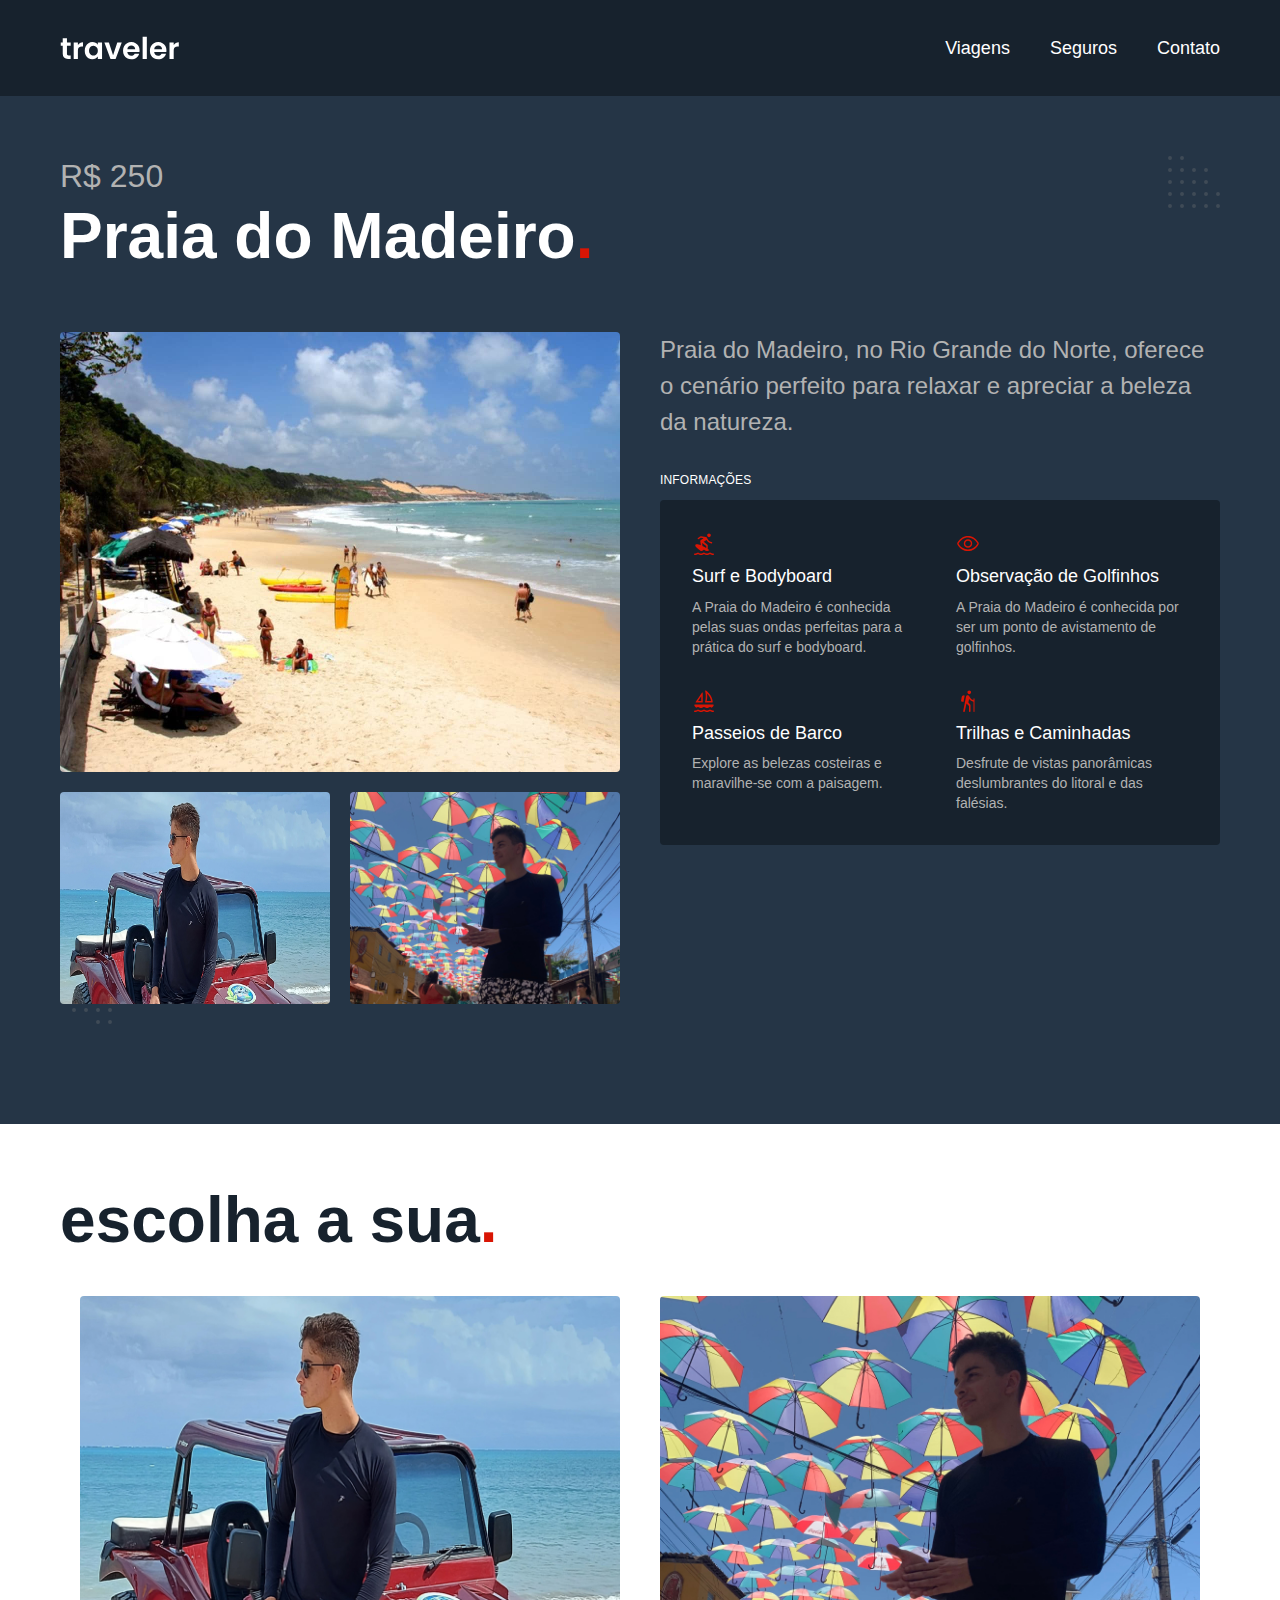
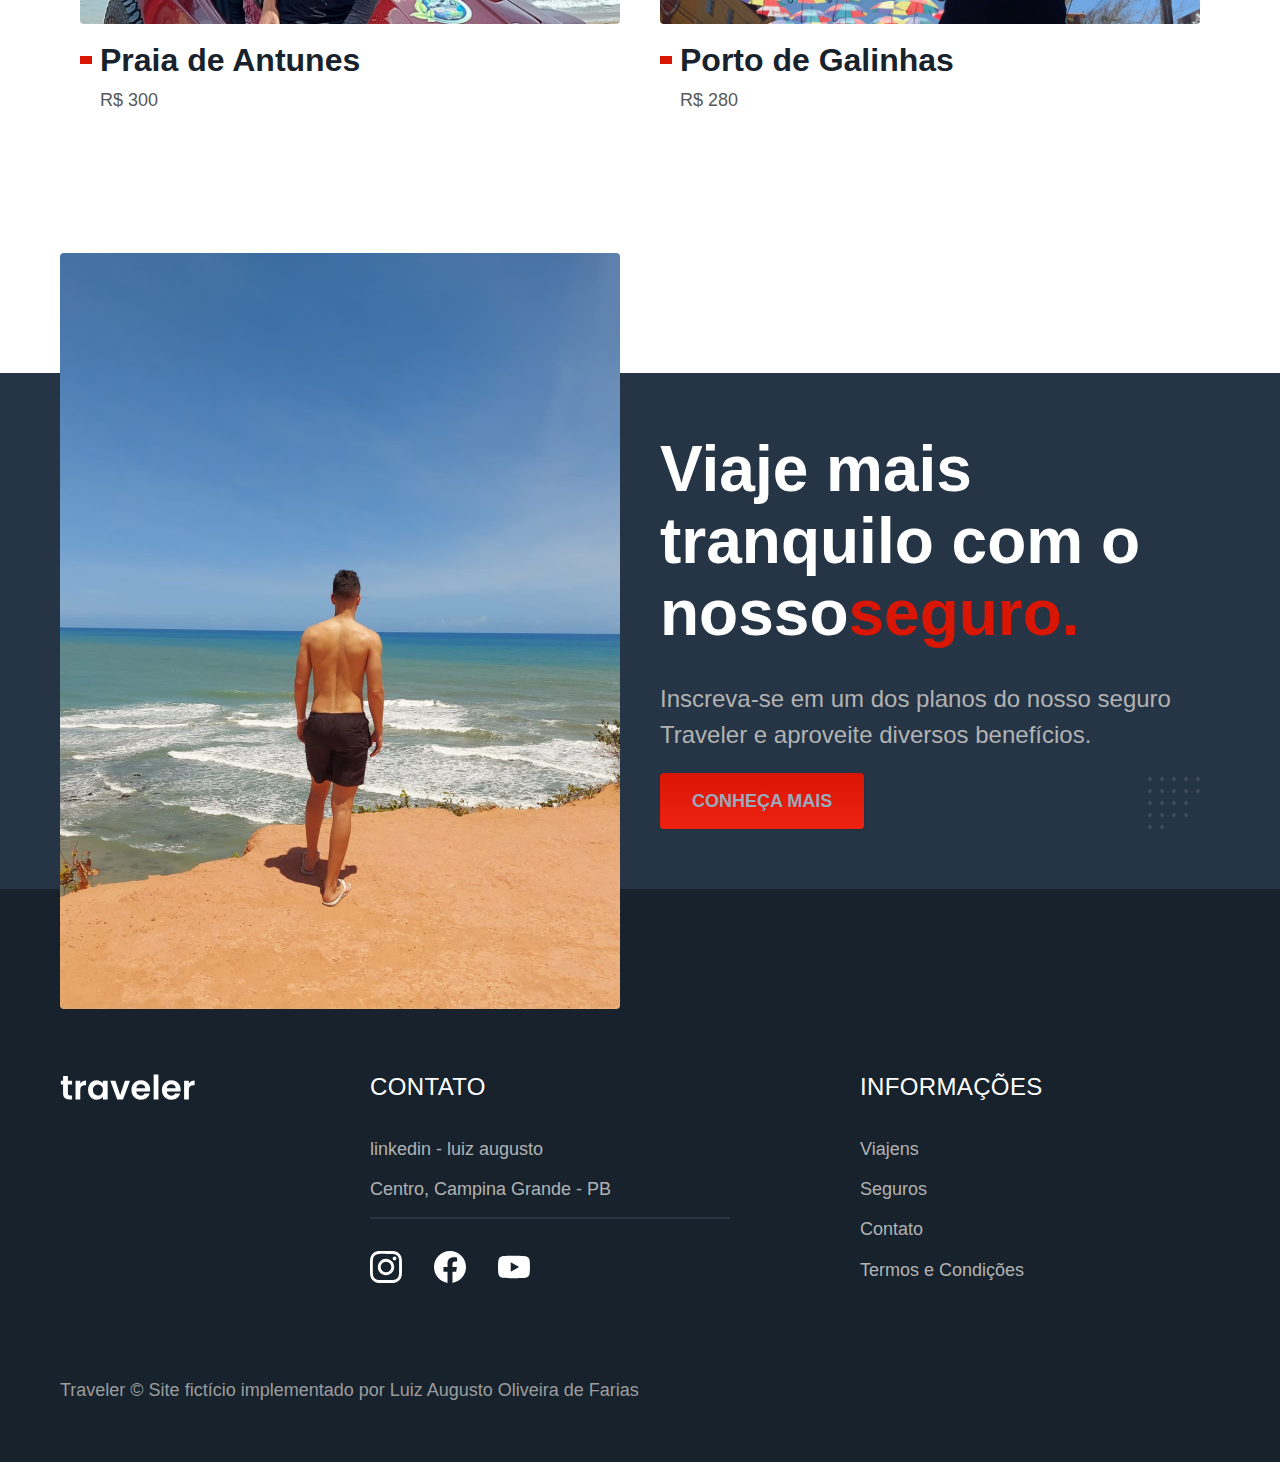
<file: viagens/madeiro copy.html>
<!DOCTYPE html>
<html lang="pt-br">

<head>
  <meta charset="UTF-8">
  <meta name="viewport" content="width=device-width, initial-scale=1.0">

  <title>Praia do Madeiro | Traveler</title>
  <meta name="description" content="Praia do Madeiro.">

  <link rel="stylesheet" href="../css/style.css">
</head>

<body id="viagem">
  <header class="header-bg">
    <div class="header container">
      <a href="../">
        <img src="../img/traveler.svg" alt="Traveler">
      </a>

      <nav aria-label="primaria">
        <ul class="header-menu font-1-m cor-0">
          <li><a href="../viagens.html">Viagens</a></li>
          <li><a href="../seguros.html">Seguros</a></li>
          <li><a href="../contato.html">Contato</a></li>
        </ul>
      </nav>
    </div>
  </header>

  <main class="titulo-bg">
    <div>
      <div class="titulo container">
        <p class="font-2-xl cor-5">R$ 250</p>
        <h1 class="font-1-xxl cor-0">Praia do Madeiro<span class="cor-p1">.</span></h1>
      </div>
    </div>
    <div class="viagem container">
      <div class="viagem-imagens">
        <img src="../img/viagem/madeiro.jpg" alt="">
        <img src="../img/viagem/antunes.jpg" alt="">
        <img src="../img/viagem/porto.jpg" alt="">
      </div>
      <div class="viagem-conteudo">
        <p class="font-2-l cor-5">Praia do Madeiro, no Rio Grande do Norte, oferece o cenário perfeito para relaxar e apreciar a beleza da natureza.</p>

        <h2 class="font-1-xs cor-0">Informações</h2>
        <ul class="viagem-informacoes">
          <li>
            <img src="../img/icones/surfing.svg" alt="">
            <h3 class="font-1-m cor-0">Surf e Bodyboard</h3>
            <p class="font-2-xs cor-5">A Praia do Madeiro é conhecida pelas suas ondas perfeitas para a prática do surf e bodyboard.</p>
          </li>
          <li>
            <img src="../img/icones/observação.svg" alt="">
            <h3 class="font-1-m cor-0">Observação de Golfinhos</h3>
            <p class="font-2-xs cor-5">A Praia do Madeiro é conhecida por ser um ponto de avistamento de golfinhos.</p>
          </li>
          <li>
            <img src="../img/icones/barco.svg" alt="">
            <h3 class="font-1-m cor-0">Passeios de Barco</h3>
            <p class="font-2-xs cor-5">Explore as belezas costeiras e maravilhe-se com a paisagem.</p>
          </li>
          <li>
            <img src="../img/icones/caminhada.svg" alt="">
            <h3 class="font-1-m cor-0">Trilhas e Caminhadas</h3>
            <p class="font-2-xs cor-5">Desfrute de vistas panorâmicas deslumbrantes do litoral e das falésias.</p>
          </li>
        </ul>
      </div>
    </div>
  </main>

  <article class="viagens-lista container">
    <h2 class="font-1-xxl">escolha a sua<span class="cor-p1">.</span></h2>

    <ul>
      <li>
        <a href="./antunes.html">
          <img src="../img/viagens/antunes.jpg" alt="Viagem para o estado de Alagoas">
          <h3 class="font-1-xl">Praia de Antunes</h3>
          <span class="font-2-m cor-8">R$ 300</span>
        </a>
      </li>
      <li>
        <a href="./porto.html">
          <img src="../img/viagens/porto.jpg" alt="Viagem para o estado de Pernambuco">
          <h3 class="font-1-xl">Porto de Galinhas</h3>
          <span class="font-2-m cor-8">R$ 280</span>
        </a>
      </li>
    </ul>
  </article>

  <article class="seguro-bg">
    <div class="seguro container">
      <div class="seguro-imagem">
        <img src="../img/fotos/seguros.jpg" alt="Pessoa parada em cima de uma bicicleta.">
      </div>
      <div class="seguro-conteudo">
        <h2 class="font-1-xxl cor-0">Viaje mais tranquilo com o nosso<span class="cor-p1">seguro.</span></h2>
        <p class="font-2-l cor-5">Inscreva-se em um dos planos do nosso seguro Traveler e aproveite diversos benefícios.</p>
        <a class="botao" href="../seguros.html">Conheça Mais</a>
      </div>
    </div>
  </article>

  <footer class="footer-bg">
    <div class="footer container">
      <img src="../img/traveler.svg" width="136" height="32" alt="Traveler">
      <div class="footer-contato">
        <h3 class="font-2-l-b cor-0">Contato</h3>
        <ul class="font-2-m cor-5">
          <li><a href="https://www.linkedin.com/in/luiz-augusto-oliveira/">linkedin - luiz augusto</a></li>
          <li>Centro, Campina Grande - PB</li>
        </ul>
        <div class="footer-redes">
          <a href="./">
            <img src="../img/redes/instagram.svg" width="32" height="32" alt="Instagram">
          </a>
          <a href="./">
            <img src="../img/redes/facebook.svg" width="32" height="32" alt="Facebook">
          </a>
          <a href="./">
            <img src="../img/redes/youtube.svg" width="32" height="32" alt="Youtube">
          </a>
        </div>
      </div>
      <div class="footer-informacoes">
        <h3 class="font-2-l-b cor-0">Informações</h3>
        <nav>
          <ul class="font-1-m cor-5">
            <li><a href="./viajens.html">Viajens</a></li>
            <li><a href="./seguros.html">Seguros</a></li>
            <li><a href="./contato.html">Contato</a></li>
            <li><a href="./termos.html">Termos e Condições</a></li>
          </ul>
        </nav>
      </div>
      <p class="footer-copy font-2-m cor-6">Traveler © Site fictício implementado por Luiz Augusto Oliveira de Farias</p>
    </div>
  </footer>
</body>

</html>
</file>
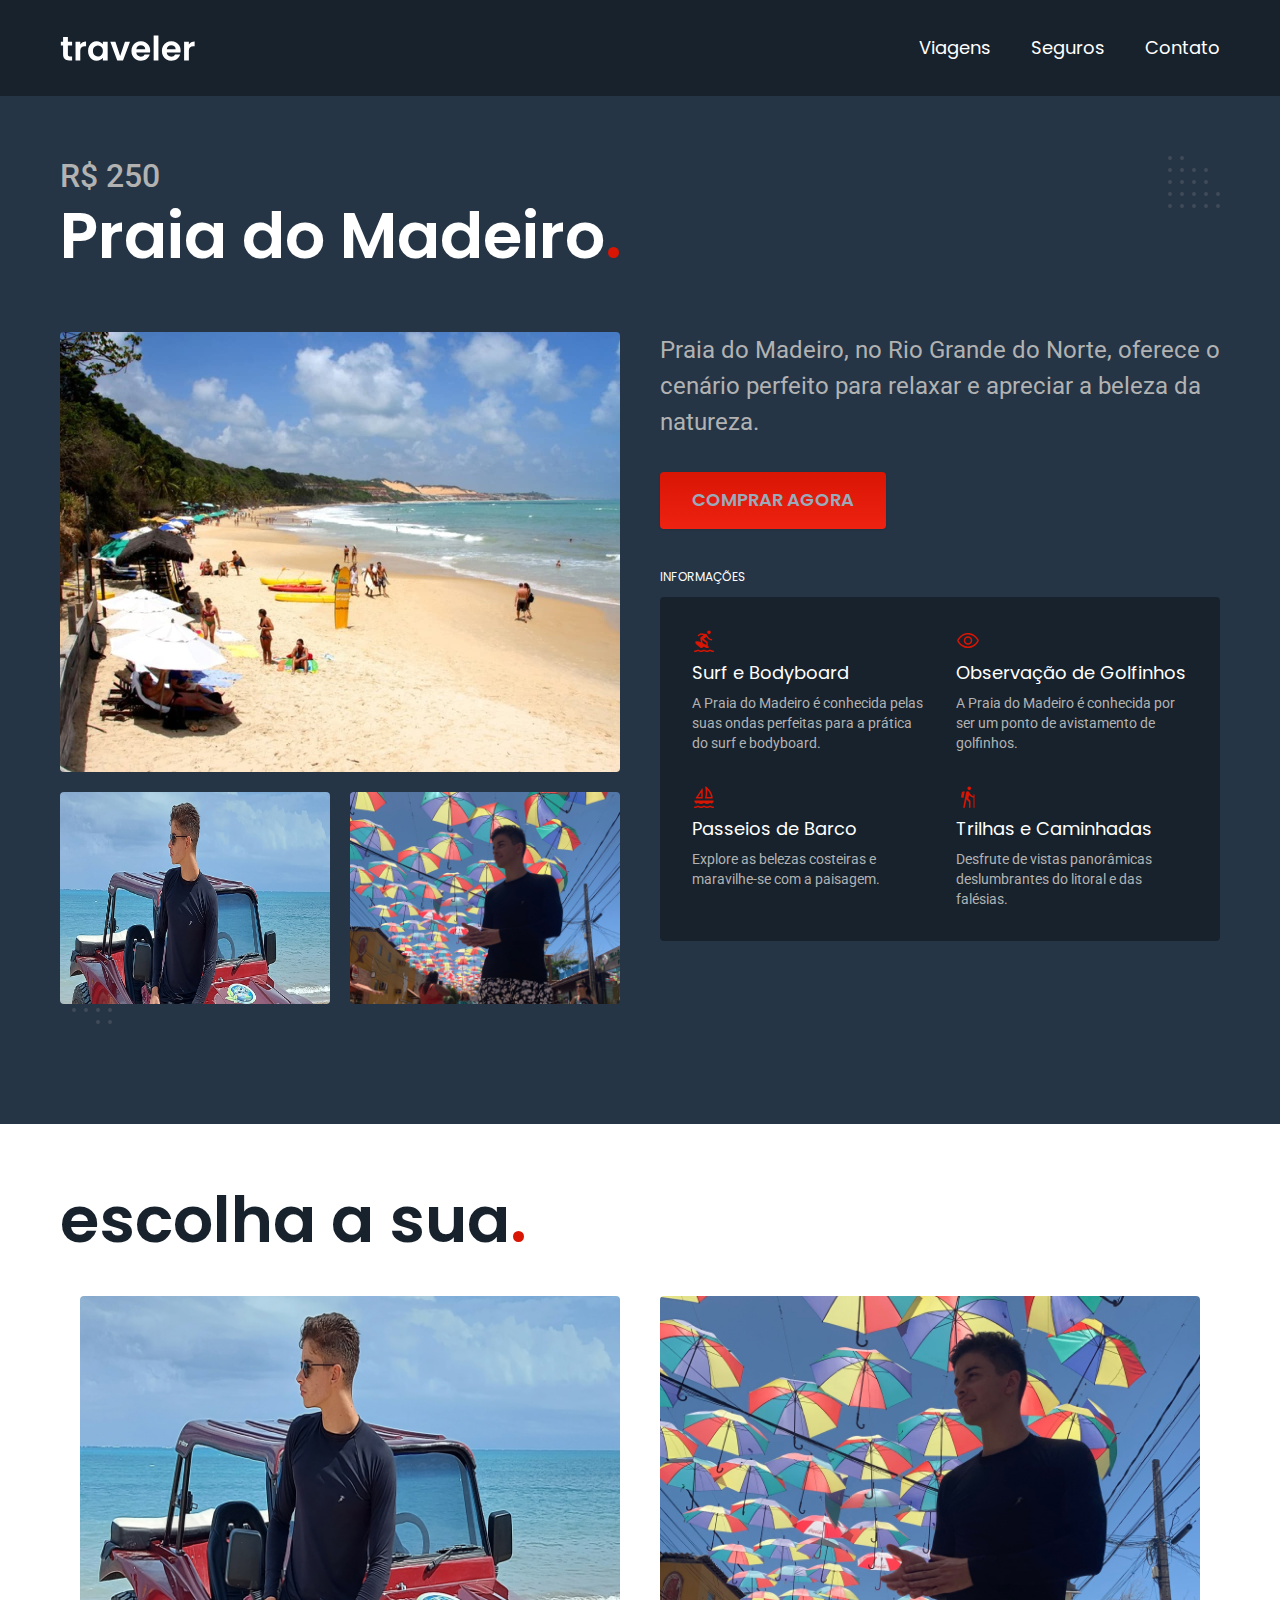
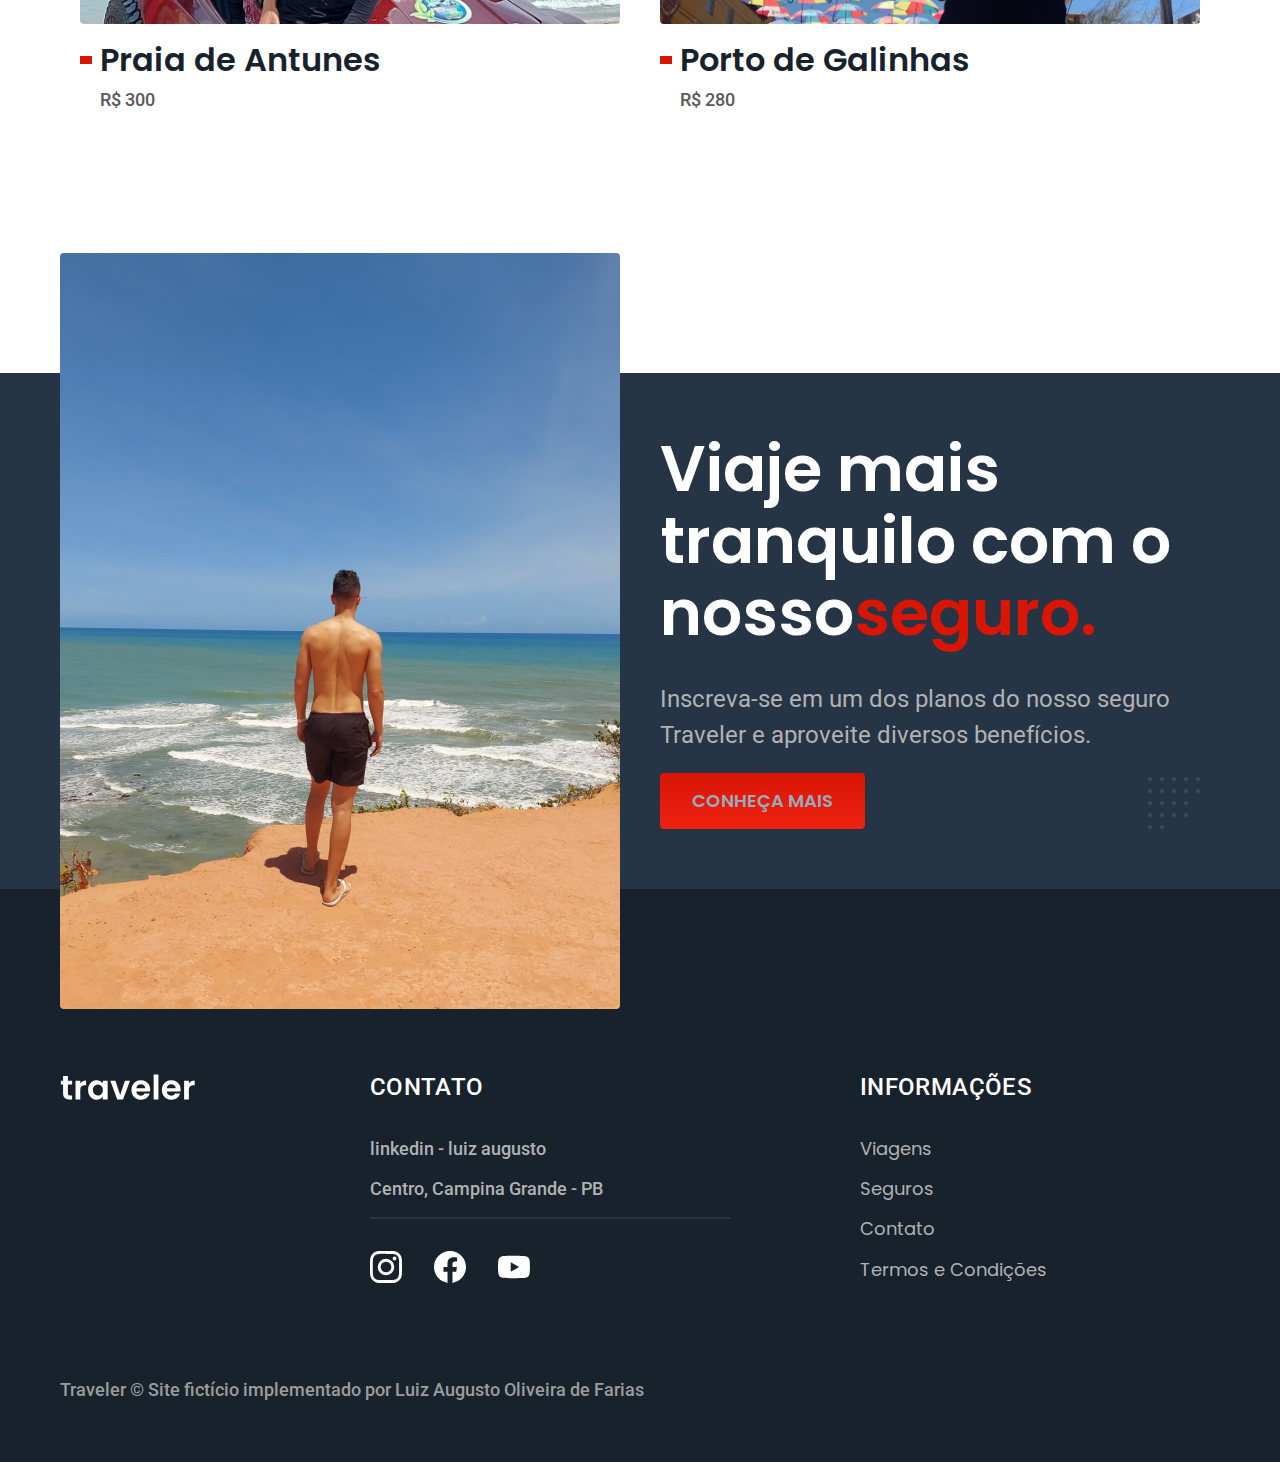
<file: viagens/madeiro.html>
<!DOCTYPE html>
<html lang="pt-br">

<head>
  <meta charset="UTF-8">
  <meta name="viewport" content="width=device-width, initial-scale=1.0">

  <title>Praia do Madeiro | Traveler</title>
  <meta name="description" content="Praia do Madeiro.">
  <link rel="icon" href="../favicon.svg" type="image/svg+xml">

  <link rel="stylesheet" href="../css/style.css">
  <script>document.documentElement.classList.add('js');</script>

  <link rel="preconnect" href="https://fonts.googleapis.com">
  <link rel="preconnect" href="https://fonts.gstatic.com" crossorigin>
  <link href="https://fonts.googleapis.com/css2?family=Merriweather:ital,wght@1,900&family=Poppins:wght@400;600&family=Roboto:wght@400;500&display=swap" rel="stylesheet">
</head>

<body id="viagem">
  <header class="header-bg">
    <div class="header container">
      <a href="../">
        <img src="../img/traveler.svg" alt="Traveler" width="136" height="32">
      </a>

      <nav aria-label="primaria">
        <ul class="header-menu font-1-m cor-0">
          <li><a href="../viagens.html">Viagens</a></li>
          <li><a href="../seguros.html">Seguros</a></li>
          <li><a href="../contato.html">Contato</a></li>
        </ul>
      </nav>
    </div>
  </header>

  <main class="titulo-bg">
    <div>
      <div class="titulo container">
        <p class="font-2-xl cor-5">R$ 250</p>
        <h1 class="font-1-xxl cor-0">Praia do Madeiro<span class="cor-p1">.</span></h1>
      </div>
    </div>
    <div class="viagem container">
      <div class="viagem-imagens">
        <img src="../img/viagem/madeiro.jpg" alt="" width="1120" height="880">
        <img src="../img/viagem/antunes.jpg" alt="" width="1120" height="680">
        <img src="../img/viagem/porto.jpg" alt="" width="1120" height="680">
      </div>
      <div class="viagem-conteudo">
        <p class="font-2-l cor-5">Praia do Madeiro, no Rio Grande do Norte, oferece o cenário perfeito para relaxar e apreciar a beleza da natureza.</p>
        <div class="viagem-comprar">
          <a class="botao" href="../orcamento.html?tipo=traveler&produto=madeiro">Comprar Agora</a>
        </div>

        <h2 class="font-1-xs cor-0">Informações</h2>
        <ul class="viagem-informacoes">
          <li>
            <img src="../img/icones/surfing.svg" alt="" width="24" height="24">
            <h3 class="font-1-m cor-0">Surf e Bodyboard</h3>
            <p class="font-2-xs cor-5">A Praia do Madeiro é conhecida pelas suas ondas perfeitas para a prática do surf e bodyboard.</p>
          </li>
          <li>
            <img src="../img/icones/observação.svg" alt="" width="24" height="24">
            <h3 class="font-1-m cor-0">Observação de Golfinhos</h3>
            <p class="font-2-xs cor-5">A Praia do Madeiro é conhecida por ser um ponto de avistamento de golfinhos.</p>
          </li>
          <li>
            <img src="../img/icones/barco.svg" alt="" width="24" height="24">
            <h3 class="font-1-m cor-0">Passeios de Barco</h3>
            <p class="font-2-xs cor-5">Explore as belezas costeiras e maravilhe-se com a paisagem.</p>
          </li>
          <li>
            <img src="../img/icones/caminhada.svg" alt="" width="24" height="24">
            <h3 class="font-1-m cor-0">Trilhas e Caminhadas</h3>
            <p class="font-2-xs cor-5">Desfrute de vistas panorâmicas deslumbrantes do litoral e das falésias.</p>
          </li>
        </ul>
      </div>
    </div>
  </main>

  <article class="viagens-lista container">
    <h2 class="font-1-xxl">escolha a sua<span class="cor-p1">.</span></h2>

    <ul>
      <li>
        <a href="./antunes.html">
          <img src="../img/viagens/antunes.jpg" alt="Viagem para o estado de Alagoas" width="1120" height="680">
          <h3 class="font-1-xl">Praia de Antunes</h3>
          <span class="font-2-m cor-8">R$ 300</span>
        </a>
      </li>
      <li>
        <a href="./porto.html">
          <img src="../img/viagens/porto.jpg" alt="Viagem para o estado de Pernambuco"
          width="1120" height="680">
          <h3 class="font-1-xl">Porto de Galinhas</h3>
          <span class="font-2-m cor-8">R$ 280</span>
        </a>
      </li>
    </ul>
  </article>

  <article class="seguro-bg">
    <div class="seguro container">
      <div class="seguro-imagem">
        <img src="../img/fotos/seguros.jpg" alt="Pessoa parada em cima de uma falésia." width="1360" height="1512">
      </div>
      <div class="seguro-conteudo">
        <h2 class="font-1-xxl cor-0">Viaje mais tranquilo com o nosso<span class="cor-p1">seguro.</span></h2>
        <p class="font-2-l cor-5">Inscreva-se em um dos planos do nosso seguro Traveler e aproveite diversos benefícios.</p>
        <a class="botao" href="../seguros.html">Conheça Mais</a>
      </div>
    </div>
  </article>

  <footer class="footer-bg">
    <div class="footer container">
      <img src="../img/traveler.svg" width="136" height="32" alt="Traveler">
      <div class="footer-contato">
        <h3 class="font-2-l-b cor-0">Contato</h3>
        <ul class="font-2-m cor-5">
          <li><a href="https://www.linkedin.com/in/luiz-augusto-oliveira/">linkedin - luiz augusto</a></li>
          <li>Centro, Campina Grande - PB</li>
        </ul>
        <div class="footer-redes">
          <a href="./">
            <img src="../img/redes/instagram.svg" width="32" height="32" alt="Instagram">
          </a>
          <a href="./">
            <img src="../img/redes/facebook.svg" width="32" height="32" alt="Facebook">
          </a>
          <a href="./">
            <img src="../img/redes/youtube.svg" width="32" height="32" alt="Youtube">
          </a>
        </div>
      </div>
      <div class="footer-informacoes">
        <h3 class="font-2-l-b cor-0">Informações</h3>
        <nav>
          <ul class="font-1-m cor-5">
            <li><a href="../viagens.html">Viagens</a></li>
            <li><a href="../seguros.html">Seguros</a></li>
            <li><a href="../contato.html">Contato</a></li>
            <li><a href="../termos.html">Termos e Condições</a></li>
          </ul>
        </nav>
      </div>
      <p class="footer-copy font-2-m cor-6">Traveler © Site fictício implementado por Luiz Augusto Oliveira de Farias</p>
    </div>
  </footer>
  <script src="../js/script.js"></script>
</body>

</html>
</file>
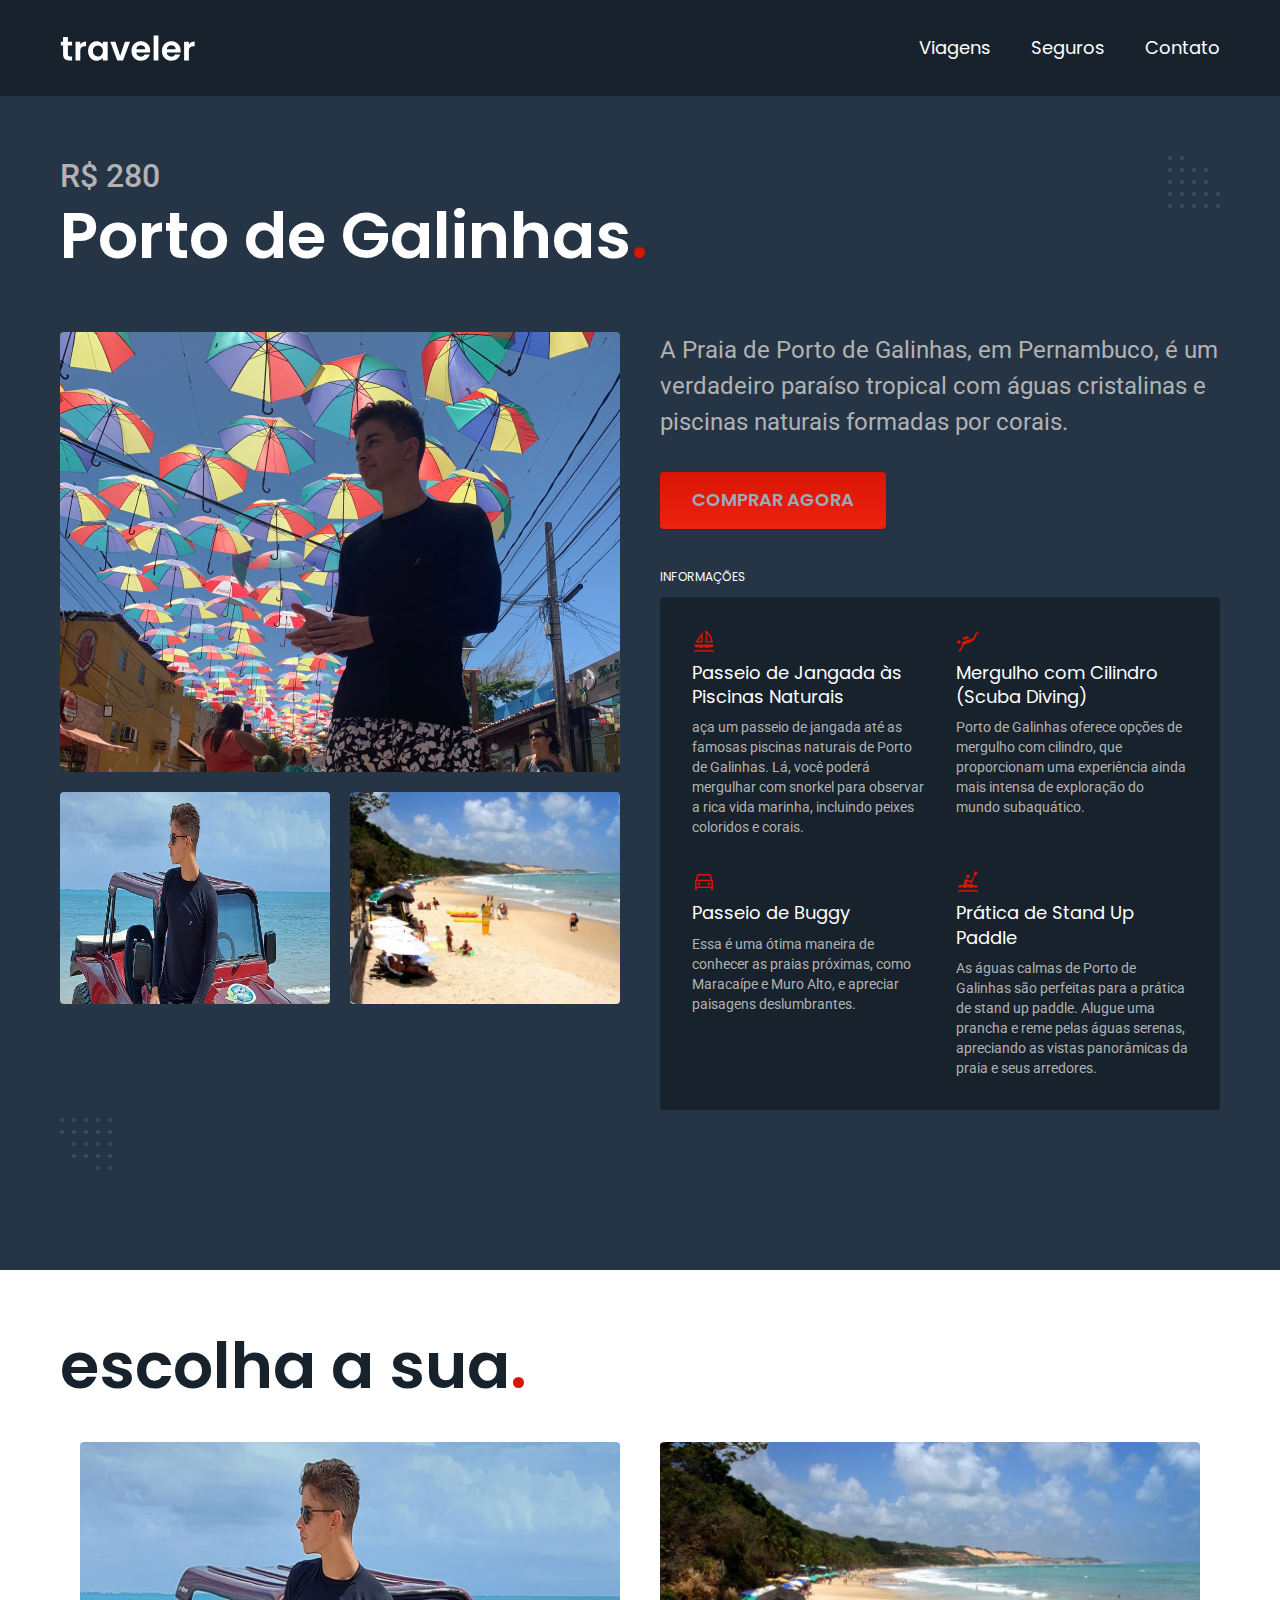
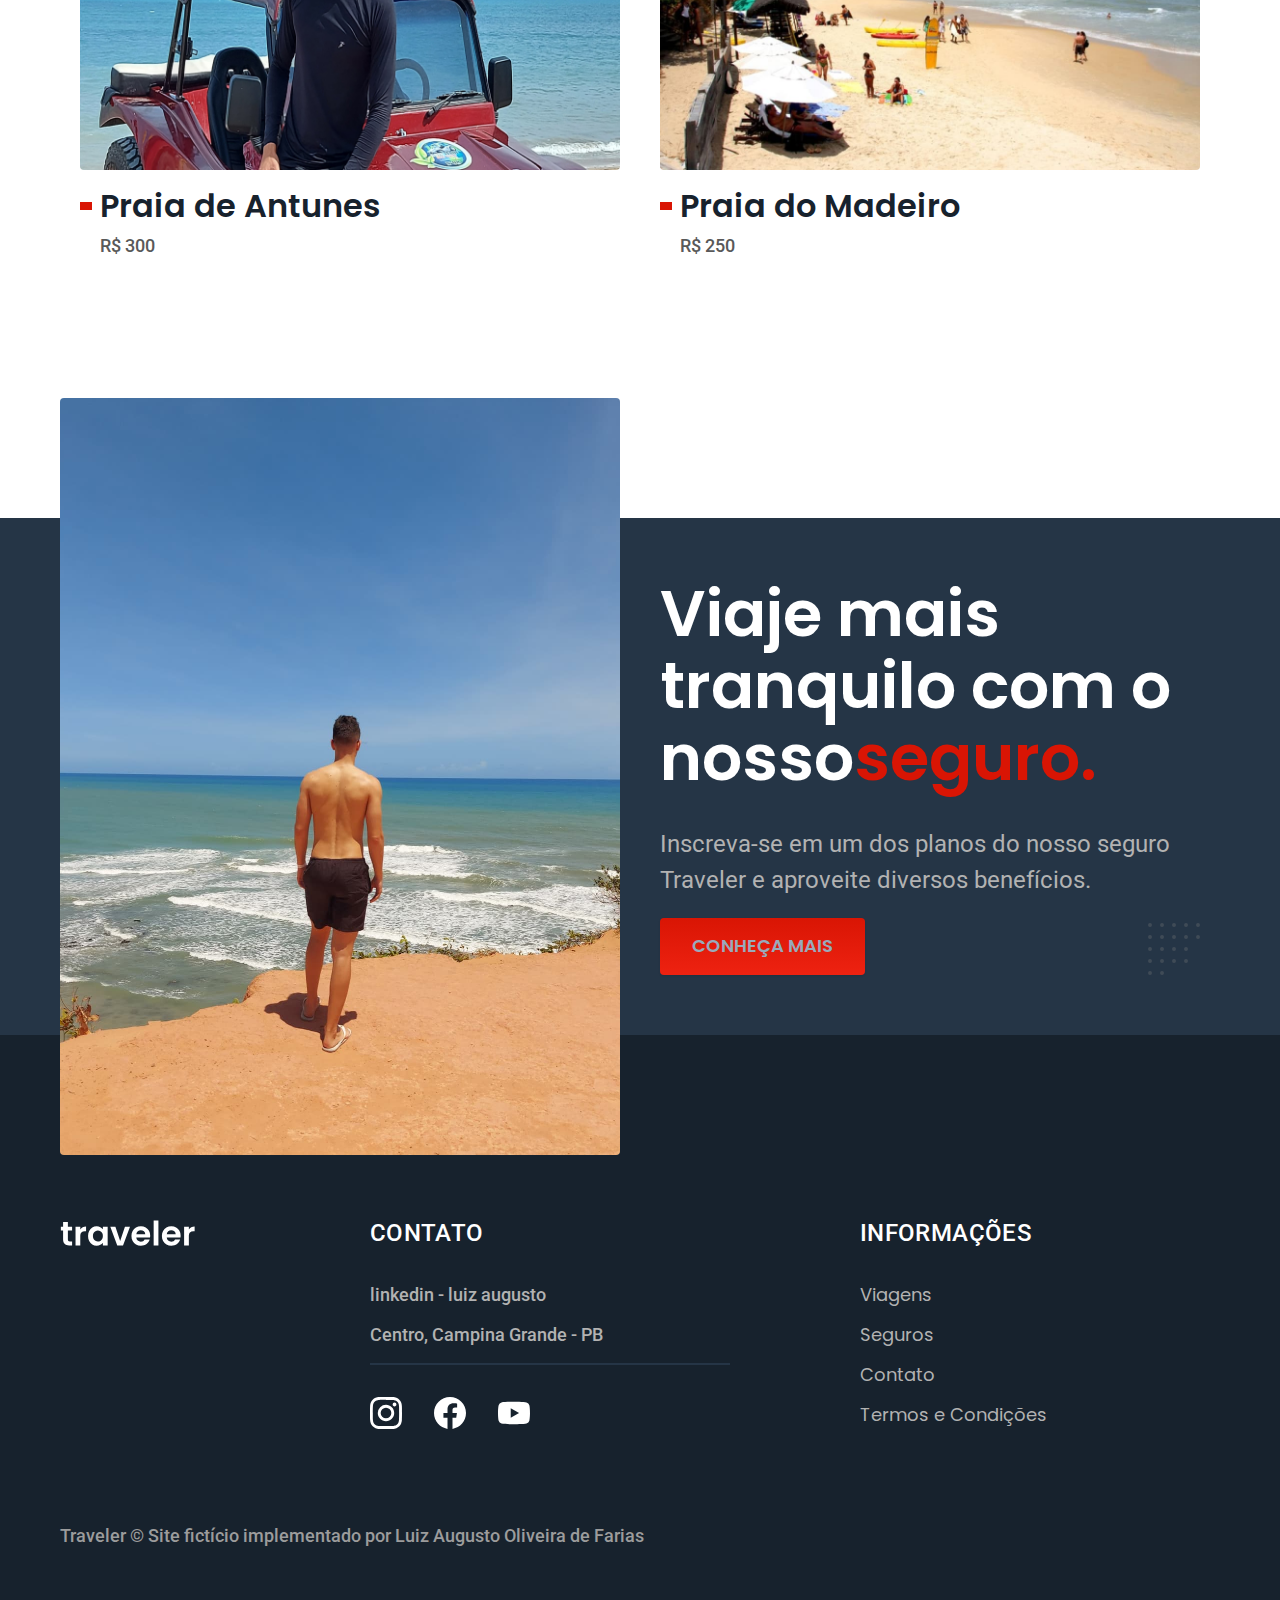
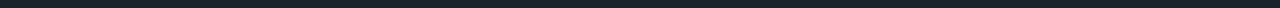
<file: viagens/porto.html>
<!DOCTYPE html>
<html lang="pt-br">

<head>
  <meta charset="UTF-8">
  <meta name="viewport" content="width=device-width, initial-scale=1.0">

  <title>Porto de Galinhas | Traveler</title>
  <meta name="description" content="Porto de Galinhas (PE)">
  <link rel="icon" href="../favicon.svg" type="image/svg+xml">

  <link rel="stylesheet" href="../css/style.css">
  <script>document.documentElement.classList.add('js');</script>

  <link rel="preconnect" href="https://fonts.googleapis.com">
  <link rel="preconnect" href="https://fonts.gstatic.com" crossorigin>
  <link href="https://fonts.googleapis.com/css2?family=Merriweather:ital,wght@1,900&family=Poppins:wght@400;600&family=Roboto:wght@400;500&display=swap" rel="stylesheet">
</head>

<body id="viagem">
  <header class="header-bg">
    <div class="header container">
      <a href="../">
        <img src="../img/traveler.svg" alt="Traveler" width="136" height="32">
      </a>

      <nav aria-label="primaria">
        <ul class="header-menu font-1-m cor-0">
          <li><a href="../viagens.html">Viagens</a></li>
          <li><a href="../seguros.html">Seguros</a></li>
          <li><a href="../contato.html">Contato</a></li>
        </ul>
      </nav>
    </div>
  </header>

  <main class="titulo-bg">
    <div>
      <div class="titulo container">
        <p class="font-2-xl cor-5">R$ 280</p>
        <h1 class="font-1-xxl cor-0">Porto de Galinhas<span class="cor-p1">.</span></h1>
      </div>
    </div>
    <div class="viagem container">
      <div class="viagem-imagens">
        <img src="../img/viagem/porto.jpg" alt="" width="1120" height="880">
        <img src="../img/viagem/antunes.jpg" alt="" width="1120" height="880">
        <img src="../img/viagem/madeiro.jpg" alt="" width="1120" height="880">
      </div>
      <div class="viagem-conteudo">
        <p class="font-2-l cor-5">A Praia de Porto de Galinhas, em Pernambuco, é um verdadeiro paraíso tropical com águas cristalinas e piscinas naturais formadas por corais.</p>
        <div class="viagem-comprar">
          <a class="botao" href="../orcamento.html?tipo=traveler&produto=porto">Comprar Agora</a>
        </div>
        <h2 class="font-1-xs cor-0">Informações</h2>
        <ul class="viagem-informacoes">
          <li>
            <img src="../img/icones/barco.svg" alt="" width="24" height="24">
            <h3 class="font-1-m cor-0">Passeio de Jangada às Piscinas Naturais</h3>
            <p class="font-2-xs cor-5">aça um passeio de jangada até as famosas piscinas naturais de Porto de Galinhas. Lá, você poderá mergulhar com snorkel para observar a rica vida marinha, incluindo peixes coloridos e corais.</p>
          </li>
          <li>
            <img src="../img/icones/mergulho.svg" alt="" width="24" height="24">
            <h3 class="font-1-m cor-0">Mergulho com Cilindro (Scuba Diving)</h3>
            <p class="font-2-xs cor-5">Porto de Galinhas oferece opções de mergulho com cilindro, que proporcionam uma experiência ainda mais intensa de exploração do mundo subaquático.</p>
          </li>
          <li>
            <img src="../img/icones/buggy.svg" alt="" width="24" height="24">
            <h3 class="font-1-m cor-0">Passeio de Buggy</h3>
            <p class="font-2-xs cor-5">Essa é uma ótima maneira de conhecer as praias próximas, como Maracaípe e Muro Alto, e apreciar paisagens deslumbrantes.</p>
          </li>
          <li>
            <img src="../img/icones/caiaque.svg" alt="" width="24" height="24">
            <h3 class="font-1-m cor-0">Prática de Stand Up Paddle </h3>
            <p class="font-2-xs cor-5">As águas calmas de Porto de Galinhas são perfeitas para a prática de stand up paddle. Alugue uma prancha e reme pelas águas serenas, apreciando as vistas panorâmicas da praia e seus arredores.</p>
          </li>
        </ul>
      </div>
    </div>
  </main>

  <article class="viagens-lista container">
    <h2 class="font-1-xxl">escolha a sua<span class="cor-p1">.</span></h2>

    <ul>
      <li>
        <a href="./antunes.html">
          <img src="../img/viagens/antunes.jpg" alt="Viagem para o estado de Alagoas" width="1120" height="680">
          <h3 class="font-1-xl">Praia de Antunes</h3>
          <span class="font-2-m cor-8">R$ 300</span>
        </a>
      </li>
      <li>
        <a href="./porto.html">
          <img src="../img/viagens/madeiro.jpg" alt="Viagem para o estado do Rio Grande do Norte" width="1120" height="680">
          <h3 class="font-1-xl">Praia do Madeiro</h3>
          <span class="font-2-m cor-8">R$ 250</span>
        </a>
      </li>
    </ul>
  </article>

  <article class="seguro-bg">
    <div class="seguro container">
      <div class="seguro-imagem">
        <img src="../img/fotos/seguros.jpg" alt="Pessoa parada em cima de uma falésia." width="1360" height="1512">
      </div>
      <div class="seguro-conteudo">
        <h2 class="font-1-xxl cor-0">Viaje mais tranquilo com o nosso<span class="cor-p1">seguro.</span></h2>
        <p class="font-2-l cor-5">Inscreva-se em um dos planos do nosso seguro Traveler e aproveite diversos benefícios.</p>
        <a class="botao" href="../seguros.html">Conheça Mais</a>
      </div>
    </div>
  </article>

  <footer class="footer-bg">
    <div class="footer container">
      <img src="../img/traveler.svg" width="136" height="32" alt="Traveler">
      <div class="footer-contato">
        <h3 class="font-2-l-b cor-0">Contato</h3>
        <ul class="font-2-m cor-5">
          <li><a href="https://www.linkedin.com/in/luiz-augusto-oliveira/">linkedin - luiz augusto</a></li>
          <li>Centro, Campina Grande - PB</li>
        </ul>
        <div class="footer-redes">
          <a href="./">
            <img src="../img/redes/instagram.svg" width="32" height="32" alt="Instagram">
          </a>
          <a href="./">
            <img src="../img/redes/facebook.svg" width="32" height="32" alt="Facebook">
          </a>
          <a href="./">
            <img src="../img/redes/youtube.svg" width="32" height="32" alt="Youtube">
          </a>
        </div>
      </div>
      <div class="footer-informacoes">
        <h3 class="font-2-l-b cor-0">Informações</h3>
        <nav>
          <ul class="font-1-m cor-5">
            <li><a href="../viagens.html">Viagens</a></li>
            <li><a href="../seguros.html">Seguros</a></li>
            <li><a href="../contato.html">Contato</a></li>
            <li><a href="../termos.html">Termos e Condições</a></li>
          </ul>
        </nav>
      </div>
      <p class="footer-copy font-2-m cor-6">Traveler © Site fictício implementado por Luiz Augusto Oliveira de Farias</p>
    </div>
  </footer>
  <script src="../js/script.js"></script>
</body>

</html>
</file>
<file: css/style.css>
@import "./global/global.css";
@import "./utilidades/tipografia.css";
@import "./utilidades/cores.css";
@import "./utilidades/animacao.css";

@import "./global/header.css";
@import "./global/footer.css";

/* Utilidades */
@import "./utilidades/componentes.css";
@import "./utilidades/formulario.css";

/* Home */
@import "./home/introducao.css";
@import "./home/expertise.css";
@import "./home/parceiros.css";
@import "./home/depoimento.css";

/* Viagens */
@import "./viagens/viagens-lista.css";
@import "./viagens/viagens.css";

/* Viagem */
@import "./viagem/viagem.css";
@import "./viagem/seguro.css";

/* Seguros */
@import "./seguros/seguros.css";
@import "./seguros/vantagens.css";
@import "./seguros/perguntas.css";

/* Contato */
@import "./contato/contato.css";
@import "./contato/lojas.css";

/* Contato */
@import "./orcamento/orcamento.css";

/* Termos */
@import "./termos/termos.css";
</file>
